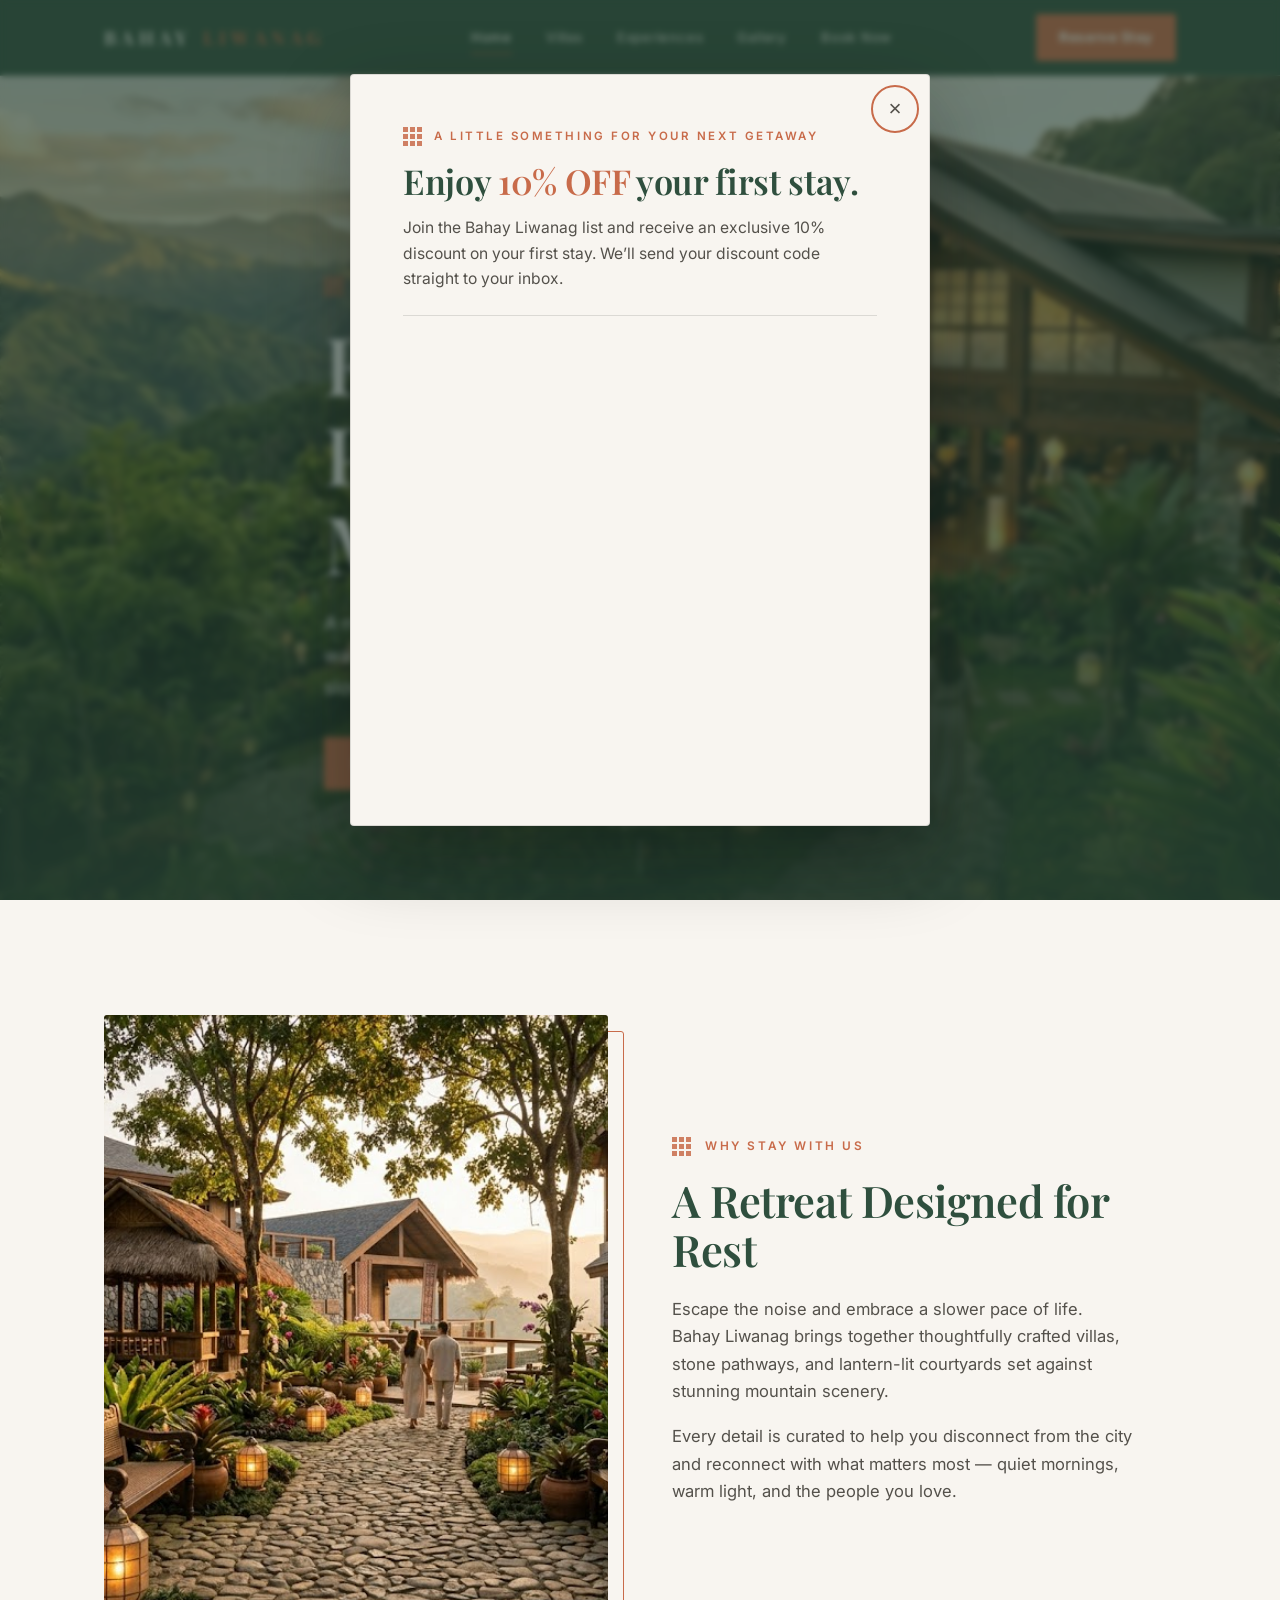
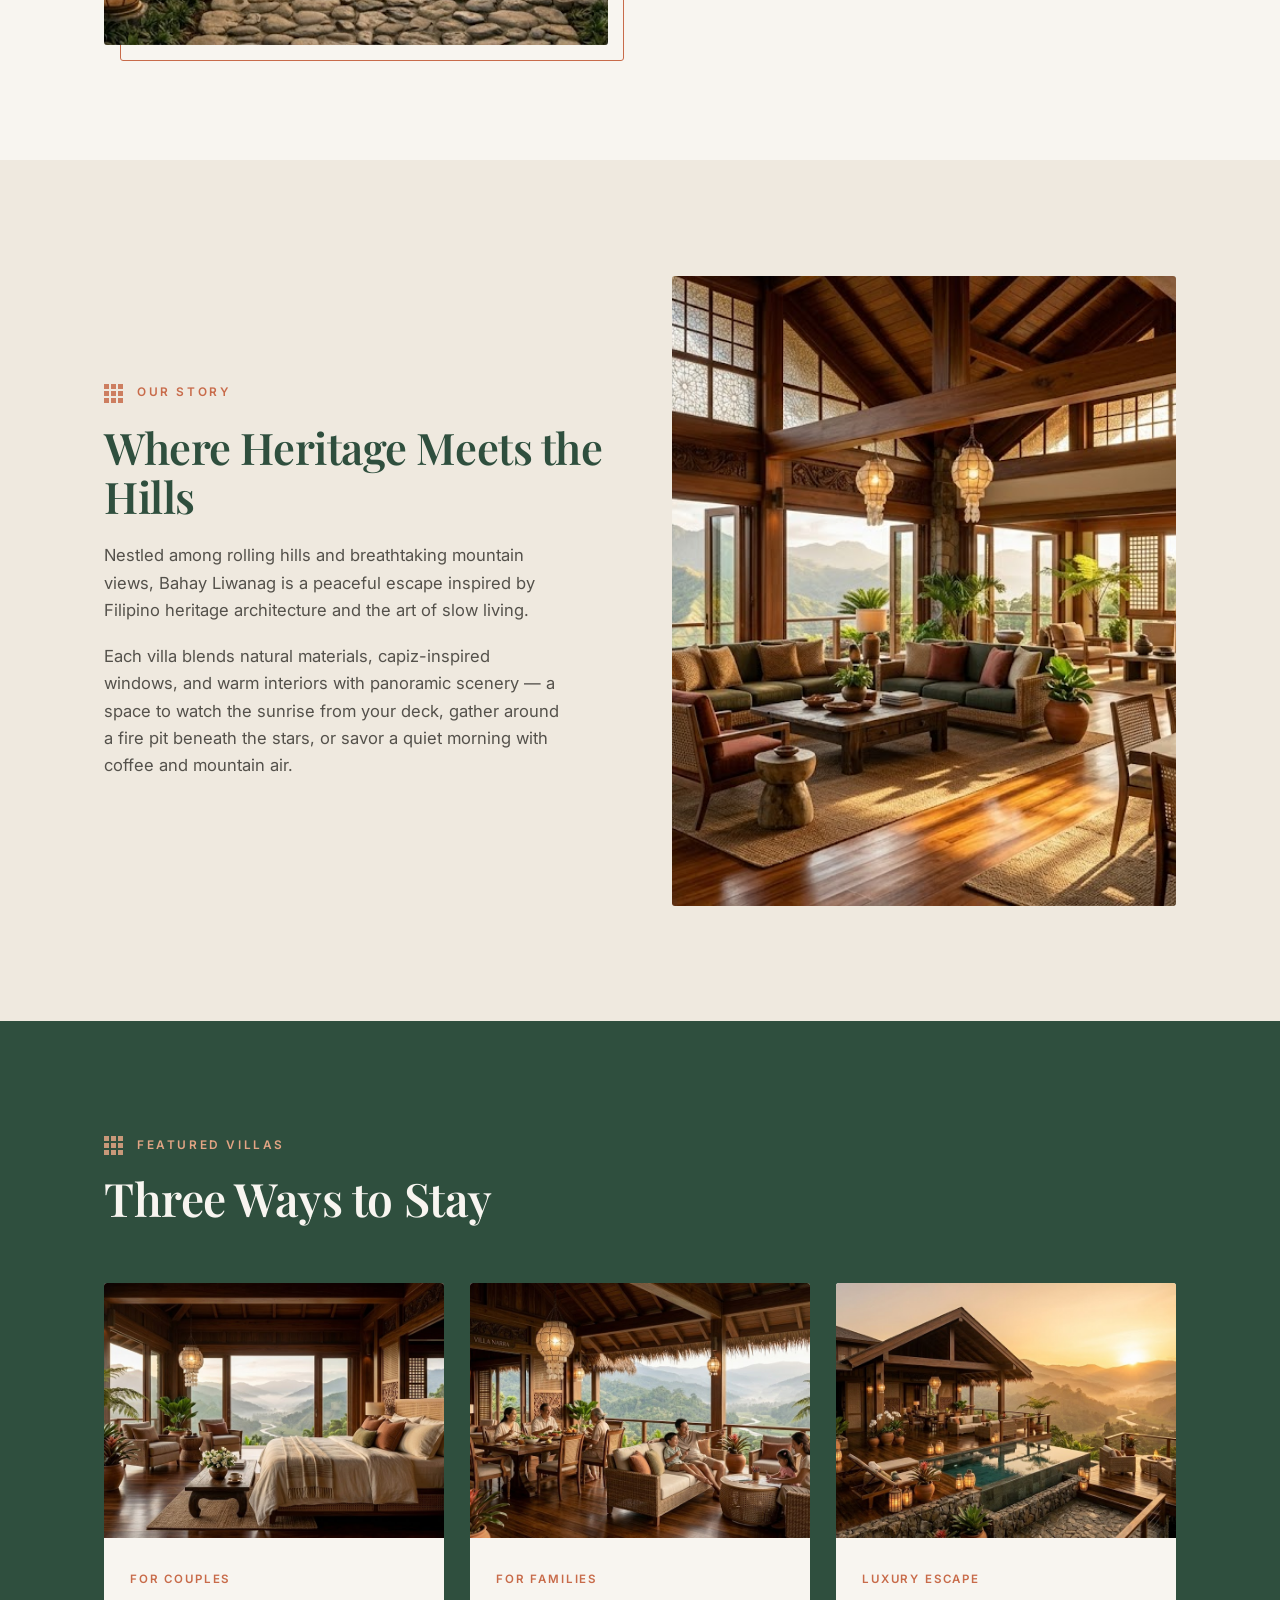
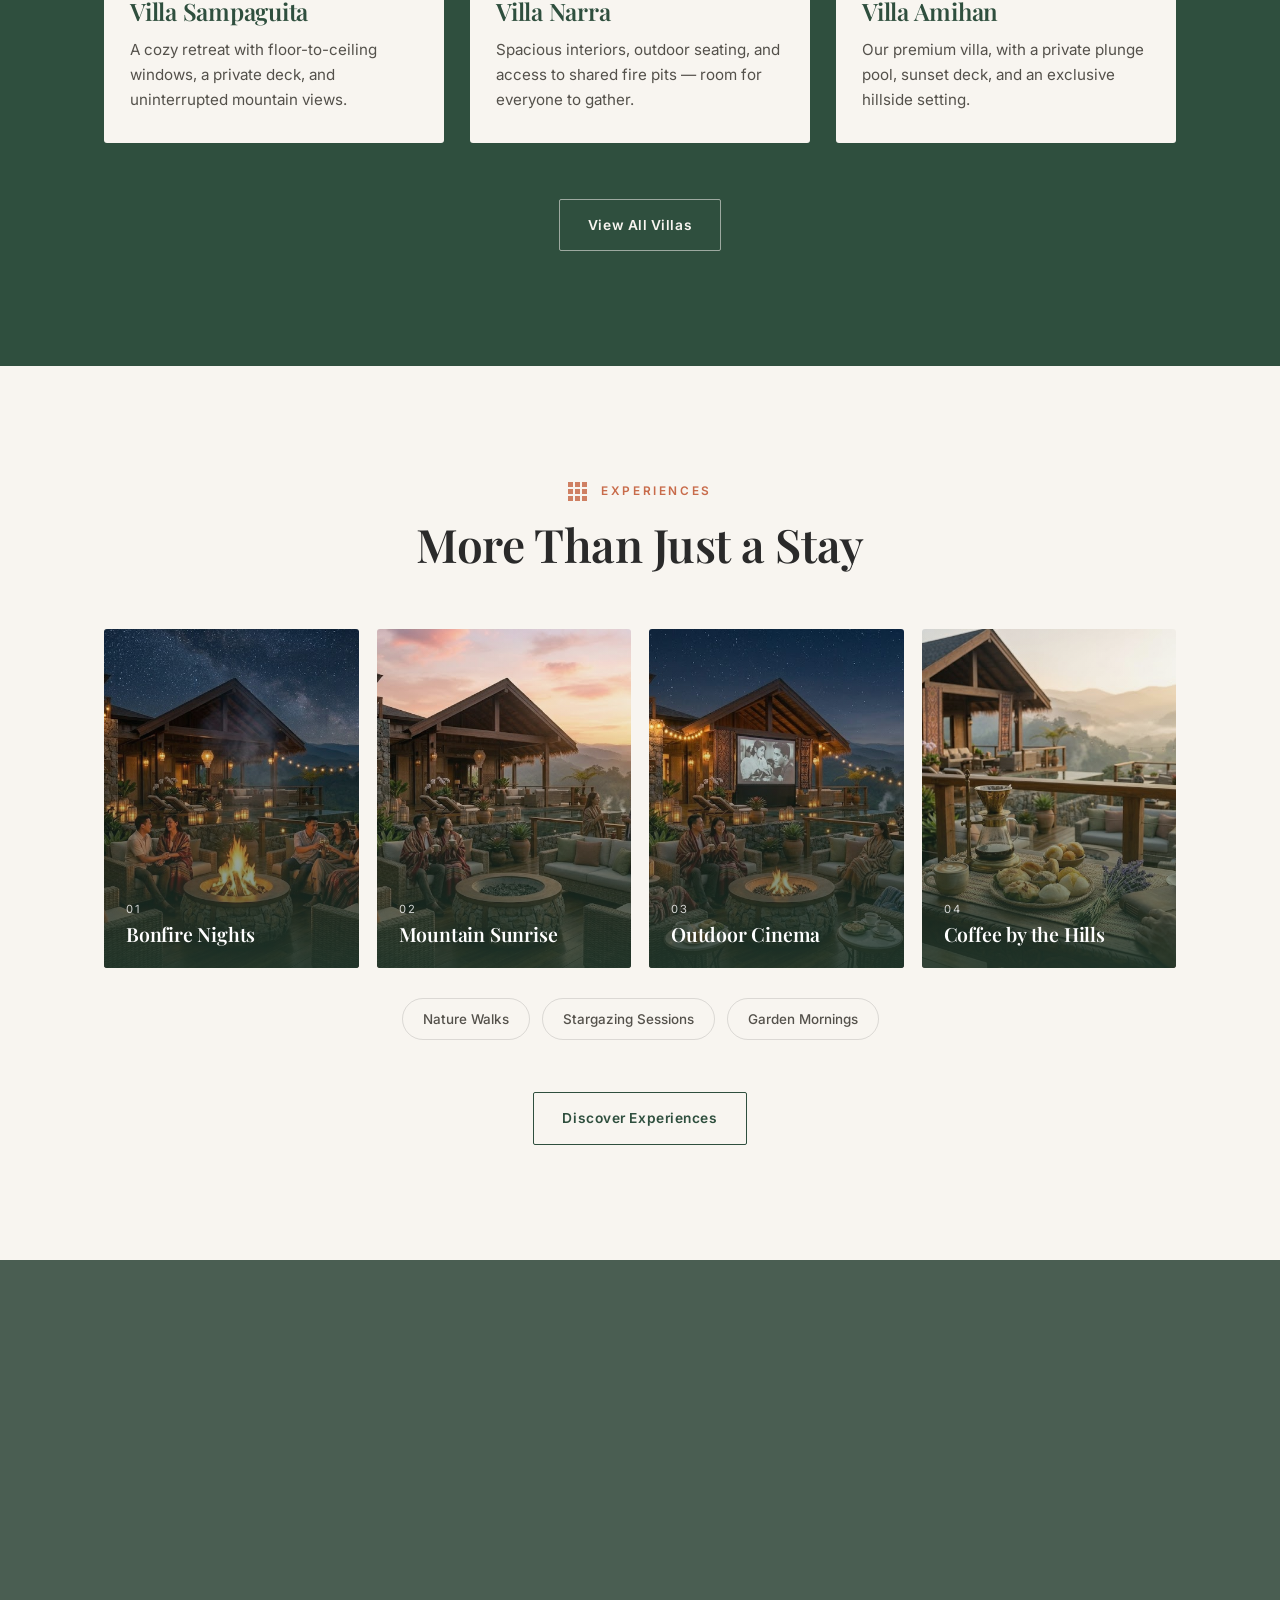
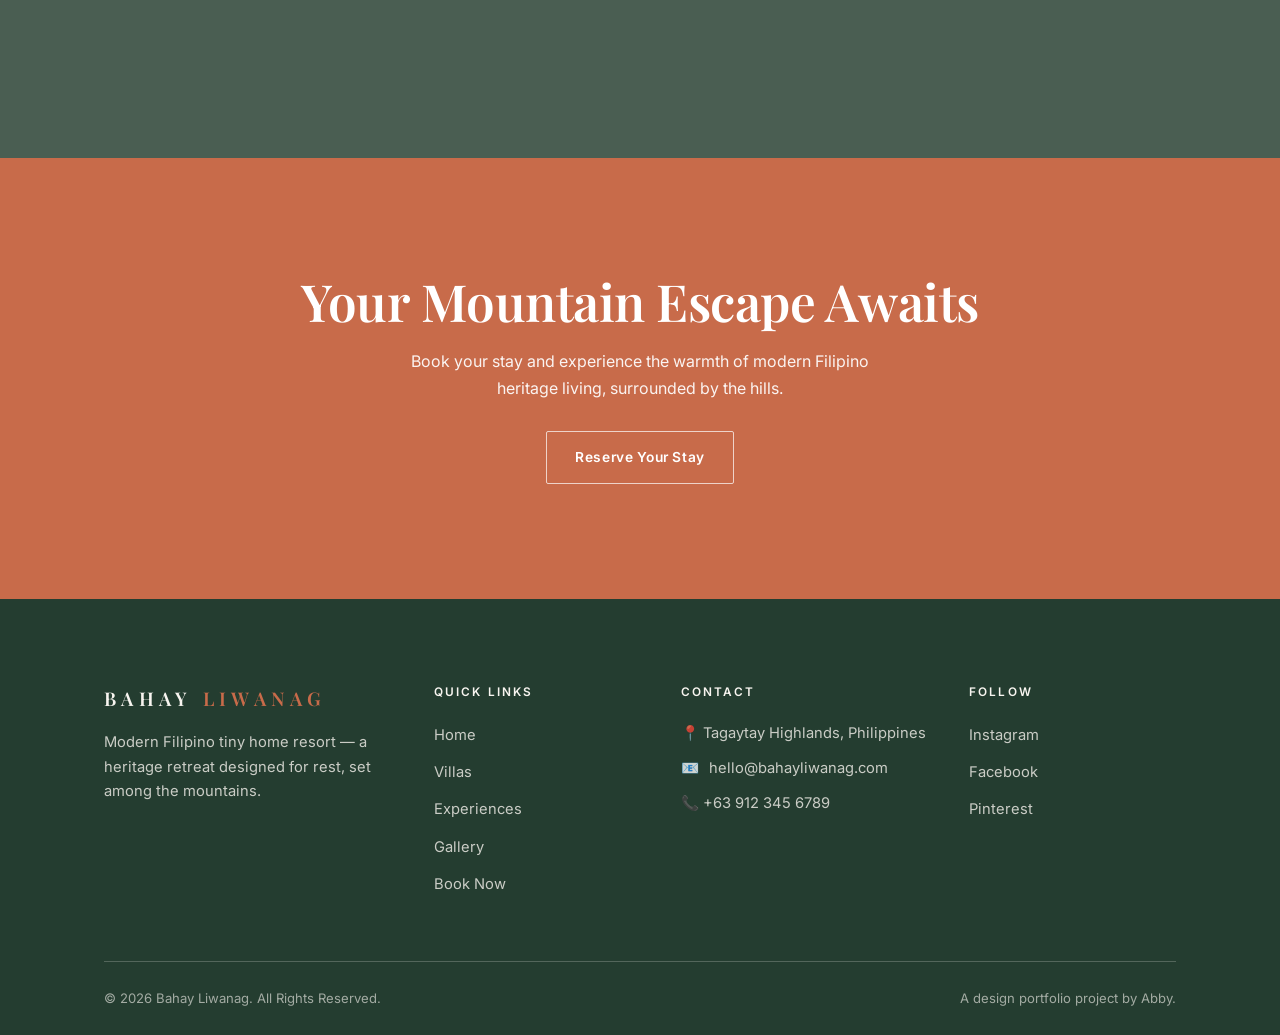
<file: index.html>
<!DOCTYPE html>
<html lang="en">
<head>
<meta charset="UTF-8">
<meta name="viewport" content="width=device-width, initial-scale=1.0">
<title>Bahay Liwanag — A Modern Filipino Heritage Retreat</title>
<meta name="description" content="Bahay Liwanag is a modern Filipino heritage retreat hidden in the mountains of Tagaytay Highlands — warm wood, capiz light, and panoramic views designed for rest.">

<!--
  ===========================================================================
  BAHAY LIWANAG — CANONICAL DESIGN SYSTEM  (source of truth for all pages)
  ---------------------------------------------------------------------------
  COLORS   Warm Ivory #F8F5F0 · Deep Forest #2F4F3E · Terracotta #C86B4A · Charcoal #2A2A2A
  TYPE     Playfair Display (headings) · Inter (body/UI)
  HEADER   .site-header  — reuse EXACTLY on every page
  FOOTER   .site-footer  — reuse EXACTLY on every page
  IMAGES   images/<file>.jpg
  ===========================================================================
-->

<link rel="preconnect" href="https://fonts.googleapis.com">
<link rel="preconnect" href="https://fonts.gstatic.com" crossorigin>
<link href="https://fonts.googleapis.com/css2?family=Playfair+Display:ital,wght@0,500;0,600;0,700;1,500&family=Inter:wght@400;500;600&display=swap" rel="stylesheet">

<style>
  /* ---------- TOKENS ---------- */
  :root{
    --ivory:#F8F5F0;
    --ivory-warm:#EFE9DF;
    --forest:#2F4F3E;
    --forest-deep:#243D30;
    --terracotta:#C86B4A;
    --terracotta-deep:#B15A3B;
    --charcoal:#2A2A2A;
    --charcoal-soft:#54514B;

    --line:rgba(42,42,42,.14);
    --line-light:rgba(248,245,240,.22);

    --serif:"Playfair Display",Georgia,serif;
    --sans:"Inter",-apple-system,BlinkMacSystemFont,"Segoe UI",sans-serif;

    --maxw:1200px;
    --gutter:clamp(20px,5vw,64px);
    --header-h:76px;

    --ease:cubic-bezier(.22,.61,.36,1);
  }

  /* ---------- RESET ---------- */
  *{box-sizing:border-box;margin:0;padding:0}
  html{scroll-behavior:smooth}
  body{
    font-family:var(--sans);
    color:var(--charcoal);
    background:var(--ivory);
    line-height:1.65;
    -webkit-font-smoothing:antialiased;
    overflow-x:hidden;
  }
  img{display:block;max-width:100%;height:auto}
  a{color:inherit;text-decoration:none}
  h1,h2,h3{font-family:var(--serif);font-weight:600;line-height:1.12;letter-spacing:-.01em}

  /* ---------- SHARED HELPERS ---------- */
  .wrap{max-width:var(--maxw);margin:0 auto;padding-inline:var(--gutter)}

  .eyebrow{
    display:flex;align-items:center;gap:14px;
    font-family:var(--sans);font-size:.74rem;font-weight:600;
    letter-spacing:.22em;text-transform:uppercase;
    color:var(--terracotta);
  }
  .eyebrow.on-dark{color:#E3A584}
  /* capiz-grid signature mark */
  .capiz{display:inline-grid;grid-template-columns:repeat(3,5px);grid-template-rows:repeat(3,5px);gap:2px;flex:none}
  .capiz i{background:var(--terracotta);opacity:.85;display:block}
  .capiz.on-dark i{background:#E3A584}

  .btn{
    display:inline-flex;align-items:center;justify-content:center;
    font-family:var(--sans);font-weight:600;font-size:.86rem;
    letter-spacing:.04em;
    padding:14px 28px;border-radius:2px;cursor:pointer;border:1.5px solid transparent;
    transition:background .35s var(--ease),color .35s var(--ease),border-color .35s var(--ease),transform .35s var(--ease);
  }
  .btn-primary{background:var(--terracotta);color:#fff}
  .btn-primary:hover{background:var(--terracotta-deep);transform:translateY(-2px)}
  .btn-ghost{background:transparent;color:#fff;border-color:rgba(255,255,255,.55)}
  .btn-ghost:hover{background:#fff;color:var(--forest);border-color:#fff}
  .btn-outline{background:transparent;color:var(--forest);border-color:var(--forest)}
  .btn-outline:hover{background:var(--forest);color:var(--ivory);transform:translateY(-2px)}

  .section{padding-block:clamp(64px,9vw,120px)}

  /* ===================================================================
     CANONICAL HEADER
     =================================================================== */
  .site-header{
    position:fixed;inset:0 0 auto 0;z-index:100;height:var(--header-h);
    display:flex;align-items:center;
    background:var(--forest);
    border-bottom:1px solid var(--line-light);
    transition:background .4s var(--ease),box-shadow .4s var(--ease);
  }
  .site-header.scrolled{background:var(--forest-deep);box-shadow:0 10px 30px rgba(0,0,0,.18)}
  .header-inner{width:100%;max-width:var(--maxw);margin:0 auto;padding-inline:var(--gutter);
    display:flex;align-items:center;justify-content:space-between;gap:24px}

  .logo{font-family:var(--serif);font-size:1.18rem;font-weight:600;color:var(--ivory);
    letter-spacing:.28em;text-transform:uppercase;white-space:nowrap}
  .logo span{color:var(--terracotta)}

  .nav{display:flex;align-items:center;gap:34px}
  .nav a{font-size:.82rem;font-weight:500;letter-spacing:.06em;color:rgba(248,245,240,.82);
    position:relative;padding:6px 0;transition:color .3s var(--ease)}
  .nav a::after{content:"";position:absolute;left:0;bottom:0;width:0;height:1.5px;
    background:var(--terracotta);transition:width .3s var(--ease)}
  .nav a:hover,.nav a[aria-current="page"]{color:var(--ivory)}
  .nav a:hover::after,.nav a[aria-current="page"]::after{width:100%}

  .header-cta{display:flex;align-items:center;gap:18px}
  .header-cta .btn{padding:11px 22px}

  .nav-toggle{display:none;background:none;border:0;cursor:pointer;width:30px;height:24px;position:relative}
  .nav-toggle span{position:absolute;left:0;height:2px;width:100%;background:var(--ivory);
    transition:transform .35s var(--ease),opacity .35s var(--ease)}
  .nav-toggle span:nth-child(1){top:2px}
  .nav-toggle span:nth-child(2){top:11px}
  .nav-toggle span:nth-child(3){top:20px}
  body.nav-open .nav-toggle span:nth-child(1){transform:translateY(9px) rotate(45deg)}
  body.nav-open .nav-toggle span:nth-child(2){opacity:0}
  body.nav-open .nav-toggle span:nth-child(3){transform:translateY(-9px) rotate(-45deg)}

  /* ===================================================================
     HERO
     =================================================================== */
  .hero{position:relative;min-height:100svh;display:flex;align-items:flex-end;
    color:#fff;padding-bottom:clamp(56px,9vw,110px);padding-top:var(--header-h)}
  .hero-bg{position:absolute;inset:0;z-index:-2;
    background:url("images/hero.jpg") center/cover no-repeat;
    transform:scale(1.06);animation:heroZoom 14s var(--ease) forwards}
  @keyframes heroZoom{to{transform:scale(1)}}
  .hero::after{content:"";position:absolute;inset:0;z-index:-1;
    background:linear-gradient(to top,rgba(36,61,48,.86) 0%,rgba(36,61,48,.34) 42%,rgba(36,61,48,.18) 100%)}
  .hero-content{max-width:760px}
  .hero h1{font-size:clamp(2.6rem,6.4vw,5rem);font-weight:600;margin:22px 0 20px;
    text-shadow:0 2px 30px rgba(0,0,0,.3)}
  .hero p{font-size:clamp(1.02rem,1.6vw,1.22rem);max-width:560px;color:rgba(255,255,255,.92);
    margin-bottom:34px}
  .hero-actions{display:flex;flex-wrap:wrap;gap:16px}
  .hero .eyebrow{color:#fff}

  .scroll-hint{position:absolute;left:50%;bottom:26px;transform:translateX(-50%);
    font-size:.66rem;letter-spacing:.3em;text-transform:uppercase;color:rgba(255,255,255,.7);
    display:flex;flex-direction:column;align-items:center;gap:9px}
  .scroll-hint::after{content:"";width:1px;height:34px;background:rgba(255,255,255,.5);animation:hintPulse 2s var(--ease) infinite}
  @keyframes hintPulse{0%,100%{opacity:.3;transform:scaleY(.6)}50%{opacity:1;transform:scaleY(1)}}

  /* ===================================================================
     SPLIT FEATURE (welcome / story)
     =================================================================== */
  .split{display:grid;grid-template-columns:1fr 1fr;gap:clamp(32px,5vw,72px);align-items:center}
  .split.reverse .split-media{order:2}
  .split-media{position:relative}
  .split-media img{width:100%;aspect-ratio:4/5;object-fit:cover;border-radius:3px}
  .split-media .frame{content:"";position:absolute;inset:16px -16px -16px 16px;
    border:1px solid var(--terracotta);border-radius:3px;z-index:-1}
  .split.reverse .split-media .frame{inset:16px 16px -16px -16px}
  .split-body h2{font-size:clamp(1.9rem,3.4vw,2.85rem);margin:20px 0 22px;color:var(--forest)}
  .split-body p{color:var(--charcoal-soft);font-size:1.04rem;margin-bottom:18px;max-width:46ch}

  /* ===================================================================
     VILLAS
     =================================================================== */
  .villas{background:var(--forest);color:var(--ivory)}
  .section-head{max-width:620px;margin-bottom:clamp(38px,5vw,58px)}
  .section-head h2{font-size:clamp(2rem,3.6vw,3rem);margin:18px 0 0}
  .section-head.center{margin-inline:auto;text-align:center}
  .section-head.center .eyebrow{justify-content:center}
  .villas .section-head h2{color:var(--ivory)}

  .villa-grid{display:grid;grid-template-columns:repeat(3,1fr);gap:26px}
  .villa-card{background:var(--ivory);color:var(--charcoal);border-radius:3px;overflow:hidden;
    display:flex;flex-direction:column;transition:transform .45s var(--ease),box-shadow .45s var(--ease)}
  .villa-card:hover{transform:translateY(-8px);box-shadow:0 26px 50px rgba(0,0,0,.28)}
  .villa-card .photo{aspect-ratio:4/3;overflow:hidden}
  .villa-card .photo img{width:100%;height:100%;object-fit:cover;transition:transform .7s var(--ease)}
  .villa-card:hover .photo img{transform:scale(1.07)}
  .villa-card .body{padding:26px 26px 30px}
  .villa-card .kicker{font-size:.72rem;font-weight:600;letter-spacing:.16em;text-transform:uppercase;color:var(--terracotta)}
  .villa-card h3{font-size:1.5rem;color:var(--forest);margin:8px 0 12px}
  .villa-card p{font-size:.95rem;color:var(--charcoal-soft)}
  .villas .center-btn{text-align:center;margin-top:clamp(40px,5vw,56px)}
  .villas .btn-outline{color:var(--ivory);border-color:rgba(248,245,240,.55)}
  .villas .btn-outline:hover{background:var(--ivory);color:var(--forest);border-color:var(--ivory)}

  /* ===================================================================
     EXPERIENCES
     =================================================================== */
  .exp-grid{display:grid;grid-template-columns:repeat(4,1fr);gap:18px}
  .exp-card{position:relative;aspect-ratio:3/4;border-radius:3px;overflow:hidden;color:#fff;
    display:flex;align-items:flex-end}
  .exp-card img{position:absolute;inset:0;width:100%;height:100%;object-fit:cover;z-index:-2;
    transition:transform .7s var(--ease)}
  .exp-card::after{content:"";position:absolute;inset:0;z-index:-1;
    background:linear-gradient(to top,rgba(36,61,48,.82),rgba(36,61,48,.05) 70%)}
  .exp-card:hover img{transform:scale(1.08)}
  .exp-card .label{padding:22px}
  .exp-card .label .num{font-size:.7rem;letter-spacing:.18em;opacity:.8}
  .exp-card .label h3{font-size:1.22rem;margin-top:6px}
  .exp-extra{display:flex;flex-wrap:wrap;gap:12px;justify-content:center;margin-top:30px}
  .chip{border:1px solid var(--line);border-radius:40px;padding:9px 20px;font-size:.84rem;
    font-weight:500;color:var(--charcoal-soft)}
  .exp-cta{text-align:center;margin-top:clamp(38px,5vw,52px)}

  /* ===================================================================
     TESTIMONIALS
     =================================================================== */
  .testimonials{position:relative;color:#fff}
  .testimonials .bg{position:absolute;inset:0;z-index:-2;
    background:url("images/testimonials.jpg") center/cover fixed no-repeat}
  .testimonials::after{content:"";position:absolute;inset:0;z-index:-1;background:rgba(36,61,48,.82)}
  .t-grid{display:grid;grid-template-columns:repeat(3,1fr);gap:30px;margin-top:clamp(36px,5vw,54px)}
  .t-card{border-top:1px solid rgba(255,255,255,.28);padding-top:24px}
  .t-card .quote{font-family:var(--serif);font-style:italic;font-size:1.18rem;line-height:1.5;color:#fff}
  .t-card .who{margin-top:18px;font-size:.78rem;letter-spacing:.14em;text-transform:uppercase;color:#E3A584}
  .testimonials .section-head h2{color:#fff}

  /* ===================================================================
     CTA BAND
     =================================================================== */
  .cta-band{background:var(--terracotta);color:#fff;text-align:center}
  .cta-band h2{font-size:clamp(2rem,4vw,3.2rem);margin-bottom:18px}
  .cta-band p{max-width:520px;margin:0 auto 30px;color:rgba(255,255,255,.92)}
  .cta-band .btn-ghost{border-color:rgba(255,255,255,.7)}
  .cta-band .btn-ghost:hover{background:#fff;color:var(--terracotta)}

  /* ===================================================================
     CANONICAL FOOTER
     =================================================================== */
  .site-footer{background:var(--forest-deep);color:rgba(248,245,240,.78);padding-top:clamp(56px,7vw,84px)}
  .footer-grid{display:grid;grid-template-columns:1.4fr 1fr 1.2fr 1fr;gap:40px;
    padding-bottom:clamp(44px,6vw,64px);border-bottom:1px solid var(--line-light)}
  .footer-brand .logo{display:inline-block;margin-bottom:16px}
  .footer-brand p{font-size:.92rem;max-width:30ch}
  .footer-col h4{font-family:var(--sans);font-size:.74rem;font-weight:600;letter-spacing:.18em;
    text-transform:uppercase;color:var(--ivory);margin-bottom:18px}
  .footer-col ul{list-style:none;display:flex;flex-direction:column;gap:11px}
  .footer-col a{font-size:.92rem;transition:color .3s var(--ease)}
  .footer-col a:hover{color:var(--terracotta)}
  .footer-col .contact-line{font-size:.92rem;margin-bottom:11px;display:flex;gap:10px}
  .footer-bottom{display:flex;justify-content:space-between;align-items:center;flex-wrap:wrap;gap:14px;
    padding-block:26px;font-size:.82rem;color:rgba(248,245,240,.6)}

  /* ---------- REVEAL ANIMATION ---------- */
  .reveal{opacity:0;transform:translateY(26px);transition:opacity .8s var(--ease),transform .8s var(--ease)}
  .reveal.in{opacity:1;transform:none}

  /* ===================================================================
     RESPONSIVE
     =================================================================== */
  @media (max-width:980px){
    .villa-grid{grid-template-columns:1fr 1fr}
    .exp-grid{grid-template-columns:1fr 1fr}
    .t-grid{grid-template-columns:1fr}
    .footer-grid{grid-template-columns:1fr 1fr;gap:34px}
  }
  @media (max-width:760px){
    .nav-toggle{display:block;z-index:120}
    .nav{position:fixed;inset:0;flex-direction:column;justify-content:center;gap:30px;
      background:var(--forest-deep);transform:translateX(100%);transition:transform .45s var(--ease)}
    body.nav-open .nav{transform:none}
    .nav a{font-size:1.2rem}
    .header-cta .btn{display:none}
    .split{grid-template-columns:1fr;gap:34px}
    .split.reverse .split-media{order:0}
    .split-media .frame,.split.reverse .split-media .frame{inset:10px -10px -10px 10px}
    .villa-grid{grid-template-columns:1fr}
    .exp-grid{grid-template-columns:1fr 1fr}
  }
  @media (max-width:430px){
    .exp-grid{grid-template-columns:1fr}
  }
  @media (prefers-reduced-motion:reduce){
    *{animation:none!important;scroll-behavior:auto!important}
    .reveal{opacity:1;transform:none;transition:none}
    .hero-bg{transform:none}
  }
</style>
<link rel="stylesheet" href="assets/lead-popup.css">
</head>
<body>

<!-- ============ CANONICAL HEADER ============ -->
<header class="site-header" id="siteHeader">
  <div class="header-inner">
    <a href="index.html" class="logo">Bahay <span>Liwanag</span></a>
    <nav class="nav" id="nav">
      <a href="index.html" aria-current="page">Home</a>
      <a href="villas.html">Villas</a>
      <a href="experiences.html">Experiences</a>
      <a href="gallery.html">Gallery</a>
      <a href="book-now.html">Book Now</a>
    </nav>
    <div class="header-cta">
      <a href="book-now.html" class="btn btn-primary">Reserve Stay</a>
      <button class="nav-toggle" id="navToggle" aria-label="Toggle navigation" aria-expanded="false">
        <span></span><span></span><span></span>
      </button>
    </div>
  </div>
</header>

<!-- ============ HERO ============ -->
<section class="hero">
  <div class="hero-bg"></div>
  <div class="wrap hero-content">
    <span class="eyebrow"><span class="capiz"><i></i><i></i><i></i><i></i><i></i><i></i><i></i><i></i><i></i></span>Tagaytay Highlands · Philippines</span>
    <h1>Find Your Quiet Place in the Mountains</h1>
    <p>A modern Filipino heritage retreat hidden in the hills — where warm wood, capiz light, and panoramic views invite you to slow down and stay a while.</p>
    <div class="hero-actions">
      <a href="villas.html" class="btn btn-primary">Explore Villas</a>
      <a href="book-now.html" class="btn btn-ghost">Book Your Stay</a>
    </div>
  </div>
  <div class="scroll-hint">Scroll</div>
</section>

<!-- ============ WELCOME / WHY STAY ============ -->
<section class="section">
  <div class="wrap split reveal">
    <div class="split-media">
      <img src="images/why-stay-with-us.jpg" alt="Lantern-lit interior of a Bahay Liwanag villa">
      <span class="frame"></span>
    </div>
    <div class="split-body">
      <span class="eyebrow"><span class="capiz"><i></i><i></i><i></i><i></i><i></i><i></i><i></i><i></i><i></i></span>Why stay with us</span>
      <h2>A Retreat Designed for Rest</h2>
      <p>Escape the noise and embrace a slower pace of life. Bahay Liwanag brings together thoughtfully crafted villas, stone pathways, and lantern-lit courtyards set against stunning mountain scenery.</p>
      <p>Every detail is curated to help you disconnect from the city and reconnect with what matters most — quiet mornings, warm light, and the people you love.</p>
    </div>
  </div>
</section>

<!-- ============ STORY / ABOUT ============ -->
<section class="section" style="background:var(--ivory-warm)">
  <div class="wrap split reverse reveal">
    <div class="split-media">
      <img src="images/about.jpg" alt="Warm wood interior with capiz-inspired windows">
      <span class="frame"></span>
    </div>
    <div class="split-body">
      <span class="eyebrow"><span class="capiz"><i></i><i></i><i></i><i></i><i></i><i></i><i></i><i></i><i></i></span>Our story</span>
      <h2>Where Heritage Meets the Hills</h2>
      <p>Nestled among rolling hills and breathtaking mountain views, Bahay Liwanag is a peaceful escape inspired by Filipino heritage architecture and the art of slow living.</p>
      <p>Each villa blends natural materials, capiz-inspired windows, and warm interiors with panoramic scenery — a space to watch the sunrise from your deck, gather around a fire pit beneath the stars, or savor a quiet morning with coffee and mountain air.</p>
    </div>
  </div>
</section>

<!-- ============ FEATURED VILLAS ============ -->
<section class="section villas">
  <div class="wrap">
    <div class="section-head reveal">
      <span class="eyebrow on-dark"><span class="capiz on-dark"><i></i><i></i><i></i><i></i><i></i><i></i><i></i><i></i><i></i></span>Featured villas</span>
      <h2>Three Ways to Stay</h2>
    </div>
    <div class="villa-grid">
      <article class="villa-card reveal">
        <div class="photo"><img src="images/sampaguita.jpg" alt="Villa Sampaguita bedroom"></div>
        <div class="body">
          <span class="kicker">For Couples</span>
          <h3>Villa Sampaguita</h3>
          <p>A cozy retreat with floor-to-ceiling windows, a private deck, and uninterrupted mountain views.</p>
        </div>
      </article>
      <article class="villa-card reveal">
        <div class="photo"><img src="images/narra.jpg" alt="Villa Narra family space"></div>
        <div class="body">
          <span class="kicker">For Families</span>
          <h3>Villa Narra</h3>
          <p>Spacious interiors, outdoor seating, and access to shared fire pits — room for everyone to gather.</p>
        </div>
      </article>
      <article class="villa-card reveal">
        <div class="photo"><img src="images/amihan.jpg" alt="Villa Amihan premium villa"></div>
        <div class="body">
          <span class="kicker">Luxury Escape</span>
          <h3>Villa Amihan</h3>
          <p>Our premium villa, with a private plunge pool, sunset deck, and an exclusive hillside setting.</p>
        </div>
      </article>
    </div>
    <div class="center-btn"><a href="villas.html" class="btn btn-outline">View All Villas</a></div>
  </div>
</section>

<!-- ============ EXPERIENCES ============ -->
<section class="section">
  <div class="wrap">
    <div class="section-head center reveal">
      <span class="eyebrow"><span class="capiz"><i></i><i></i><i></i><i></i><i></i><i></i><i></i><i></i><i></i></span>Experiences</span>
      <h2>More Than Just a Stay</h2>
    </div>
    <div class="exp-grid">
      <article class="exp-card reveal">
        <img src="images/bonfire.jpg" alt="Bonfire evening">
        <div class="label"><div class="num">01</div><h3>Bonfire Nights</h3></div>
      </article>
      <article class="exp-card reveal">
        <img src="images/sunrise.jpg" alt="Mountain sunrise viewing">
        <div class="label"><div class="num">02</div><h3>Mountain Sunrise</h3></div>
      </article>
      <article class="exp-card reveal">
        <img src="images/cinema.jpg" alt="Outdoor cinema under the stars">
        <div class="label"><div class="num">03</div><h3>Outdoor Cinema</h3></div>
      </article>
      <article class="exp-card reveal">
        <img src="images/coffee-by-hills.jpg" alt="Coffee overlooking the hills">
        <div class="label"><div class="num">04</div><h3>Coffee by the Hills</h3></div>
      </article>
    </div>
    <div class="exp-extra reveal">
      <span class="chip">Nature Walks</span>
      <span class="chip">Stargazing Sessions</span>
      <span class="chip">Garden Mornings</span>
    </div>
    <div class="exp-cta reveal"><a href="experiences.html" class="btn btn-outline">Discover Experiences</a></div>
  </div>
</section>

<!-- ============ TESTIMONIALS ============ -->
<section class="section testimonials">
  <div class="bg"></div>
  <div class="wrap">
    <div class="section-head center reveal">
      <span class="eyebrow on-dark"><span class="capiz on-dark"><i></i><i></i><i></i><i></i><i></i><i></i><i></i><i></i><i></i></span>Guest stories</span>
      <h2>Loved by Those Who Stay</h2>
    </div>
    <div class="t-grid">
      <blockquote class="t-card reveal">
        <p class="quote">“The perfect weekend escape. Peaceful, beautiful, and incredibly relaxing.”</p>
        <div class="who">Sarah &amp; Miguel</div>
      </blockquote>
      <blockquote class="t-card reveal">
        <p class="quote">“The views were breathtaking and the villa felt like home.”</p>
        <div class="who">Anna R.</div>
      </blockquote>
      <blockquote class="t-card reveal">
        <p class="quote">“One of the most memorable staycations we've ever had.”</p>
        <div class="who">Jason &amp; Claire</div>
      </blockquote>
    </div>
  </div>
</section>

<!-- ============ CTA BAND ============ -->
<section class="section cta-band">
  <div class="wrap reveal">
    <h2>Your Mountain Escape Awaits</h2>
    <p>Book your stay and experience the warmth of modern Filipino heritage living, surrounded by the hills.</p>
    <a href="book-now.html" class="btn btn-ghost">Reserve Your Stay</a>
  </div>
</section>

<!-- ============ CANONICAL FOOTER ============ -->
<footer class="site-footer">
  <div class="wrap">
    <div class="footer-grid">
      <div class="footer-brand">
        <a href="index.html" class="logo">Bahay <span>Liwanag</span></a>
        <p>Modern Filipino tiny home resort — a heritage retreat designed for rest, set among the mountains.</p>
      </div>
      <div class="footer-col">
        <h4>Quick Links</h4>
        <ul>
          <li><a href="index.html">Home</a></li>
          <li><a href="villas.html">Villas</a></li>
          <li><a href="experiences.html">Experiences</a></li>
          <li><a href="gallery.html">Gallery</a></li>
          <li><a href="book-now.html">Book Now</a></li>
        </ul>
      </div>
      <div class="footer-col">
        <h4>Contact</h4>
        <div class="contact-line">📍 Tagaytay Highlands, Philippines</div>
        <div class="contact-line">📧 <a href="mailto:hello@bahayliwanag.com">hello@bahayliwanag.com</a></div>
        <div class="contact-line">📞 +63 912 345 6789</div>
      </div>
      <div class="footer-col">
        <h4>Follow</h4>
        <ul>
          <li><a href="#">Instagram</a></li>
          <li><a href="#">Facebook</a></li>
          <li><a href="#">Pinterest</a></li>
        </ul>
      </div>
    </div>
    <div class="footer-bottom">
      <span>© 2026 Bahay Liwanag. All Rights Reserved.</span>
      <span>A design portfolio project by Abby.</span>
    </div>
  </div>
</footer>

<script>
  // Header background on scroll
  const header = document.getElementById('siteHeader');
  const onScroll = () => header.classList.toggle('scrolled', window.scrollY > 40);
  onScroll(); window.addEventListener('scroll', onScroll, {passive:true});

  // Mobile nav toggle
  const toggle = document.getElementById('navToggle');
  const nav = document.getElementById('nav');
  toggle.addEventListener('click', () => {
    const open = document.body.classList.toggle('nav-open');
    toggle.setAttribute('aria-expanded', open);
  });
  nav.querySelectorAll('a').forEach(a => a.addEventListener('click', () => {
    document.body.classList.remove('nav-open');
    toggle.setAttribute('aria-expanded', false);
  }));

  // Scroll reveal
  const io = new IntersectionObserver((entries) => {
    entries.forEach(e => { if (e.isIntersecting){ e.target.classList.add('in'); io.unobserve(e.target);} });
  }, {threshold:.15, rootMargin:'0px 0px -8% 0px'});
  document.querySelectorAll('.reveal').forEach(el => io.observe(el));
</script>
<script src="assets/lead-popup.js"></script>
</body>
</html>
</file>
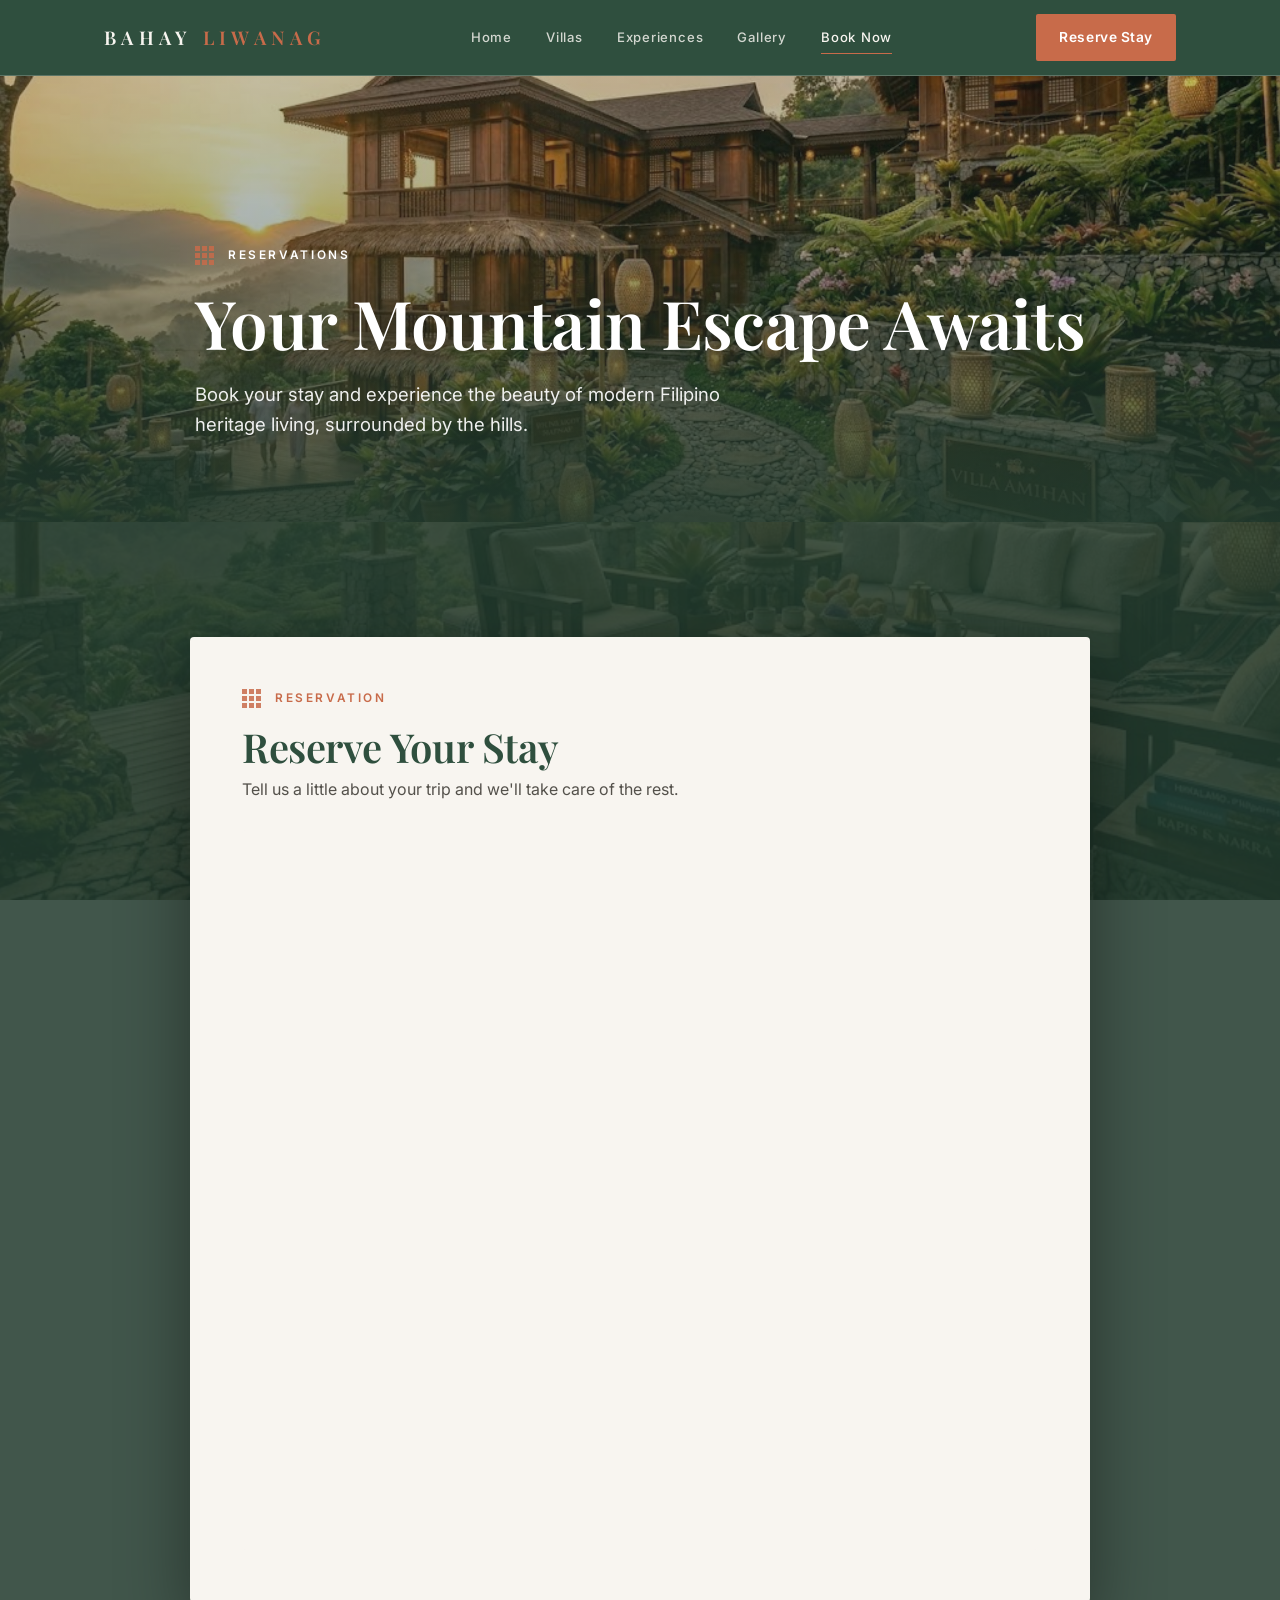
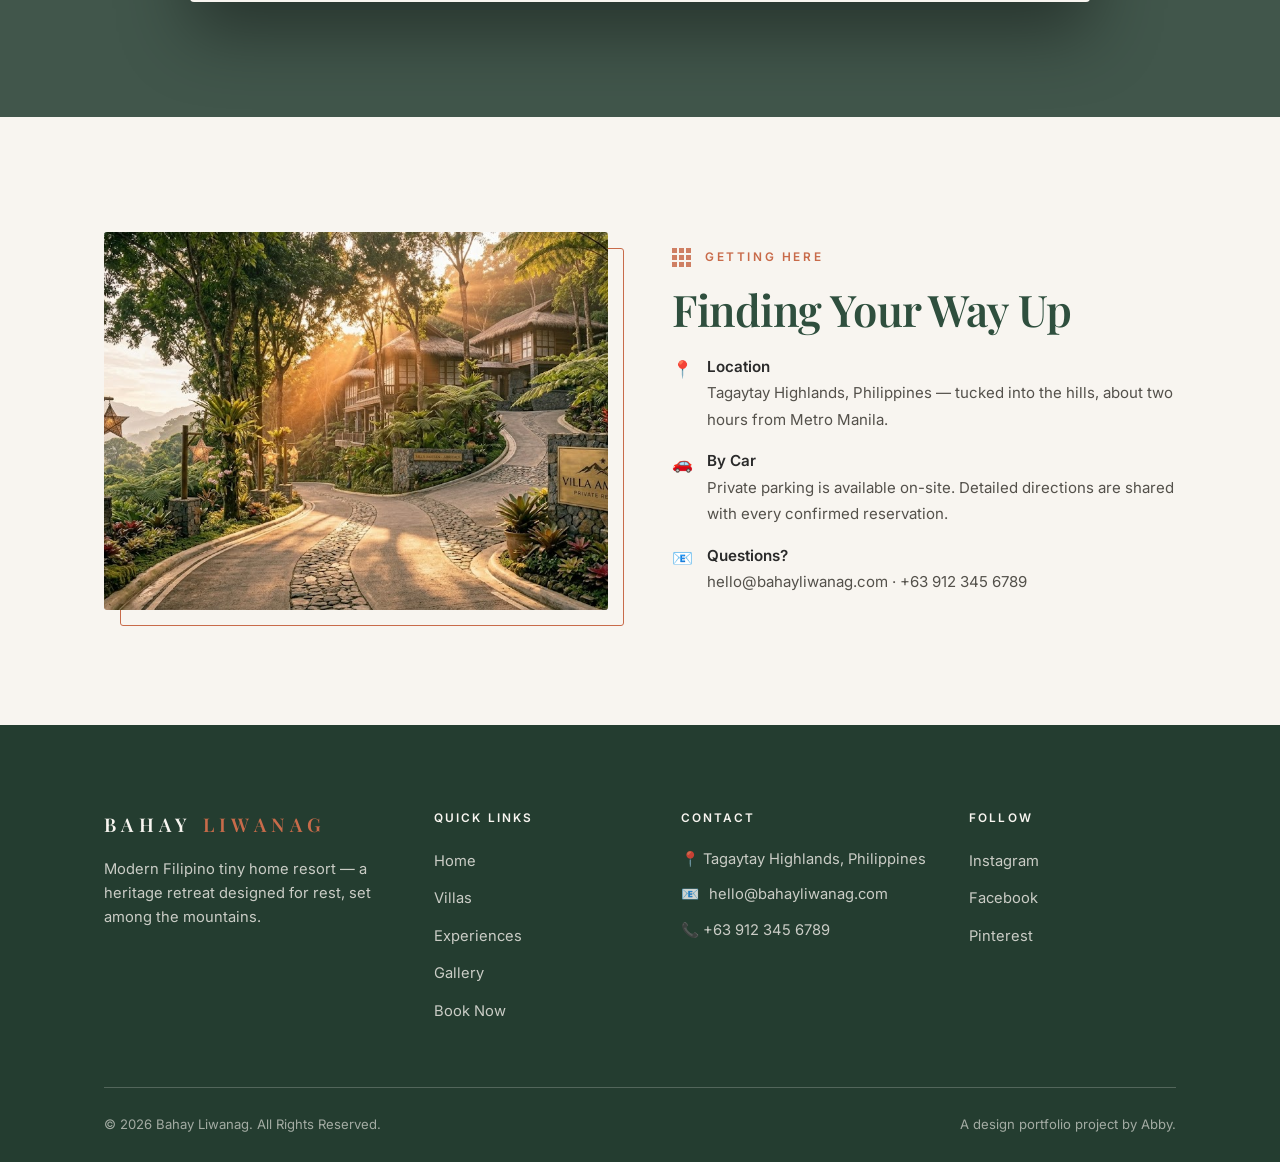
<file: book-now.html>
<!DOCTYPE html>
<html lang="en">
<head>
<meta charset="UTF-8">
<meta name="viewport" content="width=device-width, initial-scale=1.0">

<title>Book Now — Bahay Liwanag</title>

<meta
  name="description"
  content="Reserve your stay at Bahay Liwanag — a modern Filipino heritage retreat in the Tagaytay Highlands."
>

<!--
============================================================================
BAHAY LIWANAG — BOOK NOW
Canonical Bahay Liwanag design system
GHL-powered reservation form
============================================================================
-->

<link rel="preconnect" href="https://fonts.googleapis.com">
<link rel="preconnect" href="https://fonts.gstatic.com" crossorigin>

<link
  href="https://fonts.googleapis.com/css2?family=Playfair+Display:ital,wght@0,500;0,600;0,700;1,500&family=Inter:wght@400;500;600&display=swap"
  rel="stylesheet"
>

<style>

  /* =========================================================
     TOKENS
  ========================================================= */

  :root {
    --ivory: #F8F5F0;
    --ivory-warm: #EFE9DF;

    --forest: #2F4F3E;
    --forest-deep: #243D30;

    --terracotta: #C86B4A;
    --terracotta-deep: #B15A3B;

    --charcoal: #2A2A2A;
    --charcoal-soft: #54514B;

    --line: rgba(42,42,42,.14);
    --line-light: rgba(248,245,240,.22);

    --serif: "Playfair Display", Georgia, serif;
    --sans: "Inter", -apple-system, BlinkMacSystemFont, "Segoe UI", sans-serif;

    --maxw: 1200px;
    --gutter: clamp(20px, 5vw, 64px);

    --header-h: 76px;

    --ease: cubic-bezier(.22,.61,.36,1);
  }


  /* =========================================================
     RESET
  ========================================================= */

  * {
    box-sizing: border-box;
    margin: 0;
    padding: 0;
  }

  html {
    scroll-behavior: smooth;
  }

  body {
    font-family: var(--sans);
    color: var(--charcoal);
    background: var(--ivory);
    line-height: 1.65;
    -webkit-font-smoothing: antialiased;
    overflow-x: hidden;
  }

  img {
    display: block;
    max-width: 100%;
    height: auto;
  }

  a {
    color: inherit;
    text-decoration: none;
  }

  h1,
  h2,
  h3 {
    font-family: var(--serif);
    font-weight: 600;
    line-height: 1.12;
    letter-spacing: -.01em;
  }


  /* =========================================================
     SHARED HELPERS
  ========================================================= */

  .wrap {
    max-width: var(--maxw);
    margin: 0 auto;
    padding-inline: var(--gutter);
  }

  .eyebrow {
    display: flex;
    align-items: center;
    gap: 14px;

    font-family: var(--sans);
    font-size: .74rem;
    font-weight: 600;
    letter-spacing: .22em;
    text-transform: uppercase;

    color: var(--terracotta);
  }

  .eyebrow.on-dark {
    color: #E3A584;
  }

  .capiz {
    display: inline-grid;

    grid-template-columns: repeat(3, 5px);
    grid-template-rows: repeat(3, 5px);

    gap: 2px;
    flex: none;
  }

  .capiz i {
    background: var(--terracotta);
    opacity: .85;
    display: block;
  }

  .capiz.on-dark i {
    background: #E3A584;
  }

  .btn {
    display: inline-flex;
    align-items: center;
    justify-content: center;

    font-family: var(--sans);
    font-weight: 600;
    font-size: .86rem;
    letter-spacing: .04em;

    padding: 14px 28px;

    border-radius: 2px;
    cursor: pointer;

    border: 1.5px solid transparent;

    transition:
      background .35s var(--ease),
      color .35s var(--ease),
      border-color .35s var(--ease),
      transform .35s var(--ease);
  }

  .btn-primary {
    background: var(--terracotta);
    color: #fff;
  }

  .btn-primary:hover {
    background: var(--terracotta-deep);
    transform: translateY(-2px);
  }

  .btn-ghost {
    background: transparent;
    color: #fff;
    border-color: rgba(255,255,255,.55);
  }

  .btn-ghost:hover {
    background: #fff;
    color: var(--forest);
    border-color: #fff;
  }

  .btn-outline {
    background: transparent;
    color: var(--forest);
    border-color: var(--forest);
  }

  .btn-outline:hover {
    background: var(--forest);
    color: var(--ivory);
    transform: translateY(-2px);
  }

  .section {
    padding-block: clamp(64px, 9vw, 120px);
  }


  /* =========================================================
     HEADER
  ========================================================= */

  .site-header {
    position: fixed;
    inset: 0 0 auto 0;

    z-index: 100;

    height: var(--header-h);

    display: flex;
    align-items: center;

    background: var(--forest);

    border-bottom: 1px solid var(--line-light);

    transition:
      background .4s var(--ease),
      box-shadow .4s var(--ease);
  }

  .site-header.scrolled {
    background: var(--forest-deep);
    box-shadow: 0 10px 30px rgba(0,0,0,.18);
  }

  .header-inner {
    width: 100%;
    max-width: var(--maxw);

    margin: 0 auto;
    padding-inline: var(--gutter);

    display: flex;
    align-items: center;
    justify-content: space-between;

    gap: 24px;
  }

  .logo {
    font-family: var(--serif);
    font-size: 1.18rem;
    font-weight: 600;

    color: var(--ivory);

    letter-spacing: .28em;
    text-transform: uppercase;

    white-space: nowrap;
  }

  .logo span {
    color: var(--terracotta);
  }

  .nav {
    display: flex;
    align-items: center;
    gap: 34px;
  }

  .nav a {
    font-size: .82rem;
    font-weight: 500;
    letter-spacing: .06em;

    color: rgba(248,245,240,.82);

    position: relative;

    padding: 6px 0;

    transition: color .3s var(--ease);
  }

  .nav a::after {
    content: "";

    position: absolute;
    left: 0;
    bottom: 0;

    width: 0;
    height: 1.5px;

    background: var(--terracotta);

    transition: width .3s var(--ease);
  }

  .nav a:hover,
  .nav a[aria-current="page"] {
    color: var(--ivory);
  }

  .nav a:hover::after,
  .nav a[aria-current="page"]::after {
    width: 100%;
  }

  .header-cta {
    display: flex;
    align-items: center;
    gap: 18px;
  }

  .header-cta .btn {
    padding: 11px 22px;
  }

  .nav-toggle {
    display: none;

    background: none;
    border: 0;

    cursor: pointer;

    width: 30px;
    height: 24px;

    position: relative;
  }

  .nav-toggle span {
    position: absolute;
    left: 0;

    height: 2px;
    width: 100%;

    background: var(--ivory);

    transition:
      transform .35s var(--ease),
      opacity .35s var(--ease);
  }

  .nav-toggle span:nth-child(1) {
    top: 2px;
  }

  .nav-toggle span:nth-child(2) {
    top: 11px;
  }

  .nav-toggle span:nth-child(3) {
    top: 20px;
  }

  body.nav-open .nav-toggle span:nth-child(1) {
    transform: translateY(9px) rotate(45deg);
  }

  body.nav-open .nav-toggle span:nth-child(2) {
    opacity: 0;
  }

  body.nav-open .nav-toggle span:nth-child(3) {
    transform: translateY(-9px) rotate(-45deg);
  }


  /* =========================================================
     PAGE HERO
  ========================================================= */

  .page-hero {
    position: relative;

    min-height: 58vh;

    display: flex;
    align-items: flex-end;

    color: #fff;

    padding-bottom: clamp(46px, 7vw, 82px);
    padding-top: var(--header-h);
  }

  .page-hero .bg {
    position: absolute;
    inset: 0;

    z-index: -2;

    background:
      url("images/book-now-hero.jpg")
      center / cover
      no-repeat;
  }

  .page-hero::after {
    content: "";

    position: absolute;
    inset: 0;

    z-index: -1;

    background:
      linear-gradient(
        to top,
        rgba(36,61,48,.88) 0%,
        rgba(36,61,48,.38) 55%,
        rgba(36,61,48,.22) 100%
      );
  }

  .page-hero h1 {
    font-size: clamp(2.4rem, 5.6vw, 4.2rem);

    margin: 20px 0 18px;

    text-shadow: 0 2px 30px rgba(0,0,0,.3);
  }

  .page-hero p {
    max-width: 540px;

    font-size: clamp(1rem, 1.5vw, 1.16rem);

    color: rgba(255,255,255,.92);
  }

  .page-hero .eyebrow {
    color: #fff;
  }


  /* =========================================================
     BOOKING SECTION
  ========================================================= */

  .booking {
    position: relative;
  }

  .booking .bg {
    position: absolute;
    inset: 0;

    z-index: -2;

    background:
      url("images/reservation-section-background.jpg")
      center / cover fixed
      no-repeat;
  }

  .booking::after {
    content: "";

    position: absolute;
    inset: 0;

    z-index: -1;

    background: rgba(36,61,48,.86);
  }

  .booking-card {
    background: var(--ivory);

    max-width: 900px;

    margin: 0 auto;

    border-radius: 4px;

    padding: clamp(28px, 5vw, 52px);

    box-shadow: 0 30px 70px rgba(0,0,0,.4);
  }

  .booking-card h2 {
    font-size: clamp(1.8rem, 3.2vw, 2.5rem);

    color: var(--forest);

    margin: 16px 0 6px;
  }

  .booking-card .lede {
    color: var(--charcoal-soft);
    font-size: 1rem;
  }


  /* =========================================================
     GHL EMBED
  ========================================================= */

  .ghl-form-wrap {
    width: 100%;

    margin-top: 28px;

    overflow: hidden;

    border-radius: 4px;

    background: var(--ivory);
  }

  .ghl-form-wrap iframe {
    display: block;

    width: 100%;

    min-height: 720px;

    height: 720px;

    border: 0;

    border-radius: 4px;

    background: transparent;
  }


  /* =========================================================
     LOCATION
  ========================================================= */

  .split {
    display: grid;

    grid-template-columns: 1fr 1fr;

    gap: clamp(32px, 5vw, 72px);

    align-items: center;
  }

  .split-media {
    position: relative;
  }

  .split-media img {
    width: 100%;

    aspect-ratio: 4 / 3;

    object-fit: cover;

    border-radius: 3px;
  }

  .split-media .frame {
    position: absolute;

    inset: 16px -16px -16px 16px;

    border: 1px solid var(--terracotta);

    border-radius: 3px;

    z-index: -1;
  }

  .split-body h2 {
    font-size: clamp(1.9rem, 3.4vw, 2.85rem);

    margin: 18px 0 20px;

    color: var(--forest);
  }

  .loc-list {
    list-style: none;

    display: flex;
    flex-direction: column;

    gap: 16px;

    margin-top: 6px;
  }

  .loc-list li {
    display: flex;

    gap: 14px;

    align-items: flex-start;
  }

  .loc-list .ic {
    flex: none;

    font-size: 1.05rem;

    margin-top: 2px;
  }

  .loc-list strong {
    display: block;

    color: var(--charcoal);

    font-weight: 600;

    font-size: .95rem;
  }

  .loc-list span {
    color: var(--charcoal-soft);

    font-size: .94rem;
  }


  /* =========================================================
     FOOTER
  ========================================================= */

  .site-footer {
    background: var(--forest-deep);

    color: rgba(248,245,240,.78);

    padding-top: clamp(56px, 7vw, 84px);
  }

  .footer-grid {
    display: grid;

    grid-template-columns:
      1.4fr
      1fr
      1.2fr
      1fr;

    gap: 40px;

    padding-bottom: clamp(44px, 6vw, 64px);

    border-bottom: 1px solid var(--line-light);
  }

  .footer-brand .logo {
    display: inline-block;

    margin-bottom: 16px;
  }

  .footer-brand p {
    font-size: .92rem;

    max-width: 30ch;
  }

  .footer-col h4 {
    font-family: var(--sans);

    font-size: .74rem;

    font-weight: 600;

    letter-spacing: .18em;

    text-transform: uppercase;

    color: var(--ivory);

    margin-bottom: 18px;
  }

  .footer-col ul {
    list-style: none;

    display: flex;

    flex-direction: column;

    gap: 11px;
  }

  .footer-col a {
    font-size: .92rem;

    transition: color .3s var(--ease);
  }

  .footer-col a:hover {
    color: var(--terracotta);
  }

  .footer-col .contact-line {
    font-size: .92rem;

    margin-bottom: 11px;

    display: flex;

    gap: 10px;
  }

  .footer-bottom {
    display: flex;

    justify-content: space-between;

    align-items: center;

    flex-wrap: wrap;

    gap: 14px;

    padding-block: 26px;

    font-size: .82rem;

    color: rgba(248,245,240,.6);
  }


  /* =========================================================
     REVEAL
  ========================================================= */

  .reveal {
    opacity: 0;

    transform: translateY(26px);

    transition:
      opacity .8s var(--ease),
      transform .8s var(--ease);
  }

  .reveal.in {
    opacity: 1;

    transform: none;
  }


  /* =========================================================
     RESPONSIVE
  ========================================================= */

  @media (max-width: 980px) {

    .footer-grid {
      grid-template-columns: 1fr 1fr;

      gap: 34px;
    }

  }


  @media (max-width: 760px) {

    .nav-toggle {
      display: block;

      z-index: 120;
    }

    .nav {
      position: fixed;

      inset: 0;

      flex-direction: column;

      justify-content: center;

      gap: 30px;

      background: var(--forest-deep);

      transform: translateX(100%);

      transition:
        transform .45s var(--ease);
    }

    body.nav-open .nav {
      transform: none;
    }

    .nav a {
      font-size: 1.2rem;
    }

    .header-cta .btn {
      display: none;
    }

    .split {
      grid-template-columns: 1fr;

      gap: 34px;
    }

    .split-media .frame {
      inset: 10px -10px -10px 10px;
    }

    .booking-card {
      padding: 24px 18px;
    }

    .ghl-form-wrap iframe {
      min-height: 900px;

      height: 900px;
    }

    .footer-grid {
      grid-template-columns: 1fr;
    }

  }


  @media (prefers-reduced-motion: reduce) {

    * {
      animation: none !important;

      scroll-behavior: auto !important;
    }

    .reveal {
      opacity: 1;

      transform: none;

      transition: none;
    }

    .booking .bg {
      background-attachment: scroll;
    }

  }

</style>
<link rel="stylesheet" href="assets/lead-popup.css">
</head>


<body>


<!-- =========================================================
     HEADER
========================================================= -->

<header class="site-header" id="siteHeader">

  <div class="header-inner">

    <a href="index.html" class="logo">
      Bahay <span>Liwanag</span>
    </a>

    <nav class="nav" id="nav">

      <a href="index.html">
        Home
      </a>

      <a href="villas.html">
        Villas
      </a>

      <a href="experiences.html">
        Experiences
      </a>

      <a href="gallery.html">
        Gallery
      </a>

      <a
        href="book-now.html"
        aria-current="page"
      >
        Book Now
      </a>

    </nav>


    <div class="header-cta">

      <a
        href="book-now.html"
        class="btn btn-primary"
      >
        Reserve Stay
      </a>


      <button
        class="nav-toggle"
        id="navToggle"
        aria-label="Toggle navigation"
        aria-expanded="false"
      >

        <span></span>
        <span></span>
        <span></span>

      </button>

    </div>

  </div>

</header>



<!-- =========================================================
     PAGE HERO
========================================================= -->

<section class="page-hero">

  <div class="bg"></div>

  <div class="wrap">

    <span class="eyebrow">

      <span class="capiz">

        <i></i>
        <i></i>
        <i></i>

        <i></i>
        <i></i>
        <i></i>

        <i></i>
        <i></i>
        <i></i>

      </span>

      Reservations

    </span>


    <h1>
      Your Mountain Escape Awaits
    </h1>


    <p>
      Book your stay and experience the beauty of modern Filipino
      heritage living, surrounded by the hills.
    </p>

  </div>

</section>



<!-- =========================================================
     BOOKING / GHL FORM
========================================================= -->

<section class="section booking">

  <div class="bg"></div>

  <div class="wrap">

    <div class="booking-card reveal">


      <!-- PAGE INTRO -->

      <span class="eyebrow">

        <span class="capiz">

          <i></i>
          <i></i>
          <i></i>

          <i></i>
          <i></i>
          <i></i>

          <i></i>
          <i></i>
          <i></i>

        </span>

        Reservation

      </span>


      <h2>
        Reserve Your Stay
      </h2>


      <p class="lede">
        Tell us a little about your trip and we'll take care of the rest.
      </p>


      <!-- =====================================================
           GOHIGHLEVEL FORM
      ====================================================== -->

      <div class="ghl-form-wrap">

        <iframe
          src="https://api.leadconnectorhq.com/widget/form/7x9H9qxsWG9HkRmGMdHv"
          id="inline-7x9H9qxsWG9HkRmGMdHv"
          title="Bahay Liwanag Booking Form"
          style="
            width:100%;
            height:720px;
            border:none;
            border-radius:4px;
          "
          data-layout="{'id':'INLINE'}"
          data-trigger-type="alwaysShow"
          data-trigger-value=""
          data-activation-type="alwaysActivated"
          data-activation-value=""
          data-deactivation-type="neverDeactivate"
          data-deactivation-value=""
          data-form-name="Bahay Liwanag Booking Form"
          data-height="720"
          data-layout-iframe-id="inline-7x9H9qxsWG9HkRmGMdHv"
          data-form-id="7x9H9qxsWG9HkRmGMdHv"
        >
        </iframe>

      </div>


      <!-- GHL EMBED SCRIPT -->

      <script
        src="https://link.msgsndr.com/js/form_embed.js">
      </script>


    </div>

  </div>

</section>



<!-- =========================================================
     LOCATION
========================================================= -->

<section class="section">

  <div class="wrap split reveal">


    <div class="split-media">

      <img
        src="images/location-arrival.jpg"
        alt="Arrival at Bahay Liwanag"
      >

      <span class="frame"></span>

    </div>


    <div class="split-body">

      <span class="eyebrow">

        <span class="capiz">

          <i></i>
          <i></i>
          <i></i>

          <i></i>
          <i></i>
          <i></i>

          <i></i>
          <i></i>
          <i></i>

        </span>

        Getting here

      </span>


      <h2>
        Finding Your Way Up
      </h2>


      <ul class="loc-list">

        <li>

          <span class="ic">
            📍
          </span>

          <div>

            <strong>
              Location
            </strong>

            <span>
              Tagaytay Highlands, Philippines —
              tucked into the hills, about two hours
              from Metro Manila.
            </span>

          </div>

        </li>


        <li>

          <span class="ic">
            🚗
          </span>

          <div>

            <strong>
              By Car
            </strong>

            <span>
              Private parking is available on-site.
              Detailed directions are shared with
              every confirmed reservation.
            </span>

          </div>

        </li>


        <li>

          <span class="ic">
            📧
          </span>

          <div>

            <strong>
              Questions?
            </strong>

            <span>

              <a href="mailto:hello@bahayliwanag.com">
                hello@bahayliwanag.com
              </a>

              · +63 912 345 6789

            </span>

          </div>

        </li>

      </ul>

    </div>

  </div>

</section>



<!-- =========================================================
     FOOTER
========================================================= -->

<footer class="site-footer">

  <div class="wrap">


    <div class="footer-grid">


      <!-- BRAND -->

      <div class="footer-brand">

        <a
          href="index.html"
          class="logo"
        >
          Bahay <span>Liwanag</span>
        </a>


        <p>
          Modern Filipino tiny home resort —
          a heritage retreat designed for rest,
          set among the mountains.
        </p>

      </div>



      <!-- QUICK LINKS -->

      <div class="footer-col">

        <h4>
          Quick Links
        </h4>


        <ul>

          <li>
            <a href="index.html">
              Home
            </a>
          </li>

          <li>
            <a href="villas.html">
              Villas
            </a>
          </li>

          <li>
            <a href="experiences.html">
              Experiences
            </a>
          </li>

          <li>
            <a href="gallery.html">
              Gallery
            </a>
          </li>

          <li>
            <a href="book-now.html">
              Book Now
            </a>
          </li>

        </ul>

      </div>



      <!-- CONTACT -->

      <div class="footer-col">

        <h4>
          Contact
        </h4>


        <div class="contact-line">
          📍 Tagaytay Highlands, Philippines
        </div>


        <div class="contact-line">

          📧

          <a href="mailto:hello@bahayliwanag.com">
            hello@bahayliwanag.com
          </a>

        </div>


        <div class="contact-line">
          📞 +63 912 345 6789
        </div>

      </div>



      <!-- SOCIAL -->

      <div class="footer-col">

        <h4>
          Follow
        </h4>


        <ul>

          <li>
            <a href="#">
              Instagram
            </a>
          </li>

          <li>
            <a href="#">
              Facebook
            </a>
          </li>

          <li>
            <a href="#">
              Pinterest
            </a>
          </li>

        </ul>

      </div>


    </div>



    <!-- FOOTER BOTTOM -->

    <div class="footer-bottom">

      <span>
        © 2026 Bahay Liwanag. All Rights Reserved.
      </span>

      <span>
        A design portfolio project by Abby.
      </span>

    </div>


  </div>

</footer>



<!-- =========================================================
     JAVASCRIPT
========================================================= -->

<script>

  /* =========================================================
     HEADER SCROLL
  ========================================================= */

  const header =
    document.getElementById("siteHeader");

  const onScroll = () => {

    header.classList.toggle(
      "scrolled",
      window.scrollY > 40
    );

  };

  onScroll();

  window.addEventListener(
    "scroll",
    onScroll,
    { passive: true }
  );



  /* =========================================================
     MOBILE NAV
  ========================================================= */

  const toggle =
    document.getElementById("navToggle");

  const nav =
    document.getElementById("nav");


  toggle.addEventListener(
    "click",
    () => {

      const open =
        document.body.classList.toggle(
          "nav-open"
        );

      toggle.setAttribute(
        "aria-expanded",
        open
      );

    }
  );


  nav.querySelectorAll("a").forEach(
    (a) => {

      a.addEventListener(
        "click",
        () => {

          document.body.classList.remove(
            "nav-open"
          );

          toggle.setAttribute(
            "aria-expanded",
            false
          );

        }
      );

    }
  );



  /* =========================================================
     SCROLL REVEAL
  ========================================================= */

  const io =
    new IntersectionObserver(
      (entries) => {

        entries.forEach(
          (entry) => {

            if (entry.isIntersecting) {

              entry.target.classList.add("in");

              io.unobserve(entry.target);

            }

          }
        );

      },
      {
        threshold: .15,
        rootMargin: "0px 0px -8% 0px"
      }
    );


  document
    .querySelectorAll(".reveal")
    .forEach(
      (element) => io.observe(element)
    );

</script>


<script src="assets/lead-popup.js"></script>
</body>
</html>
</file>
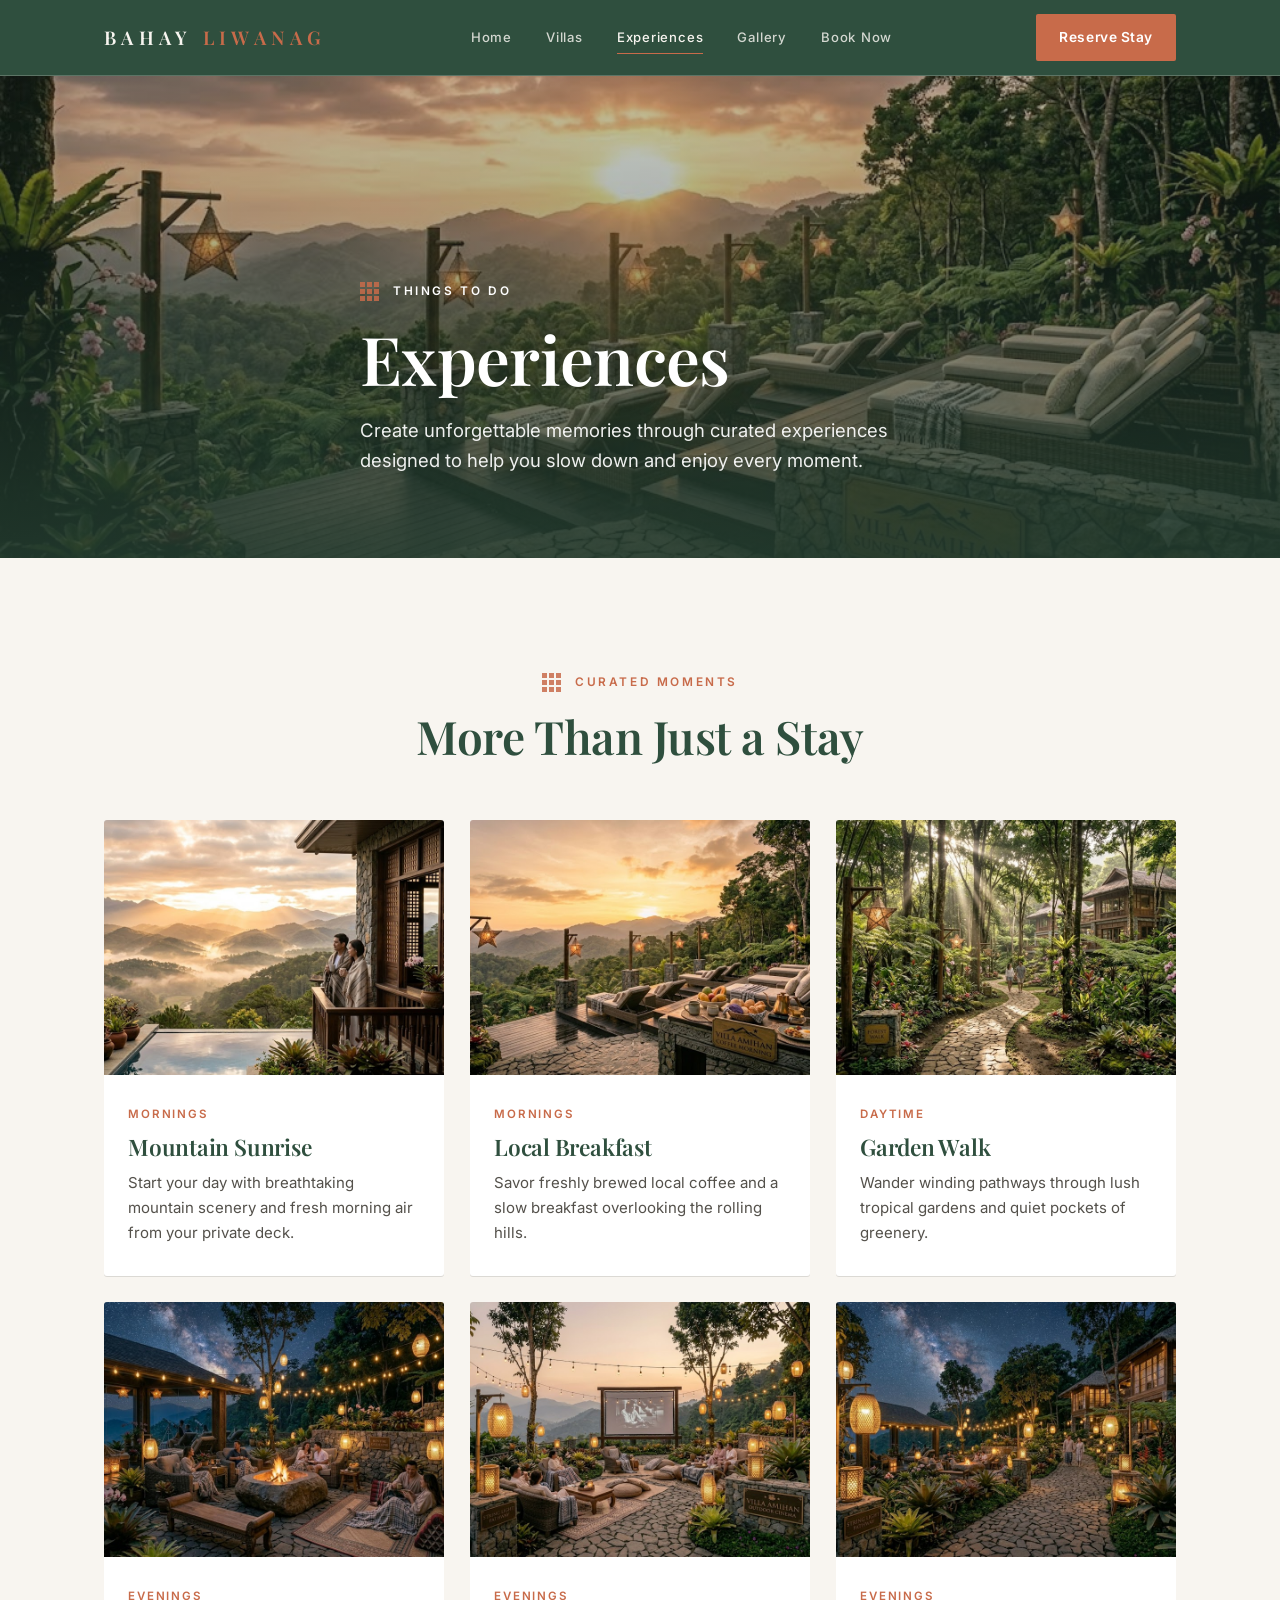
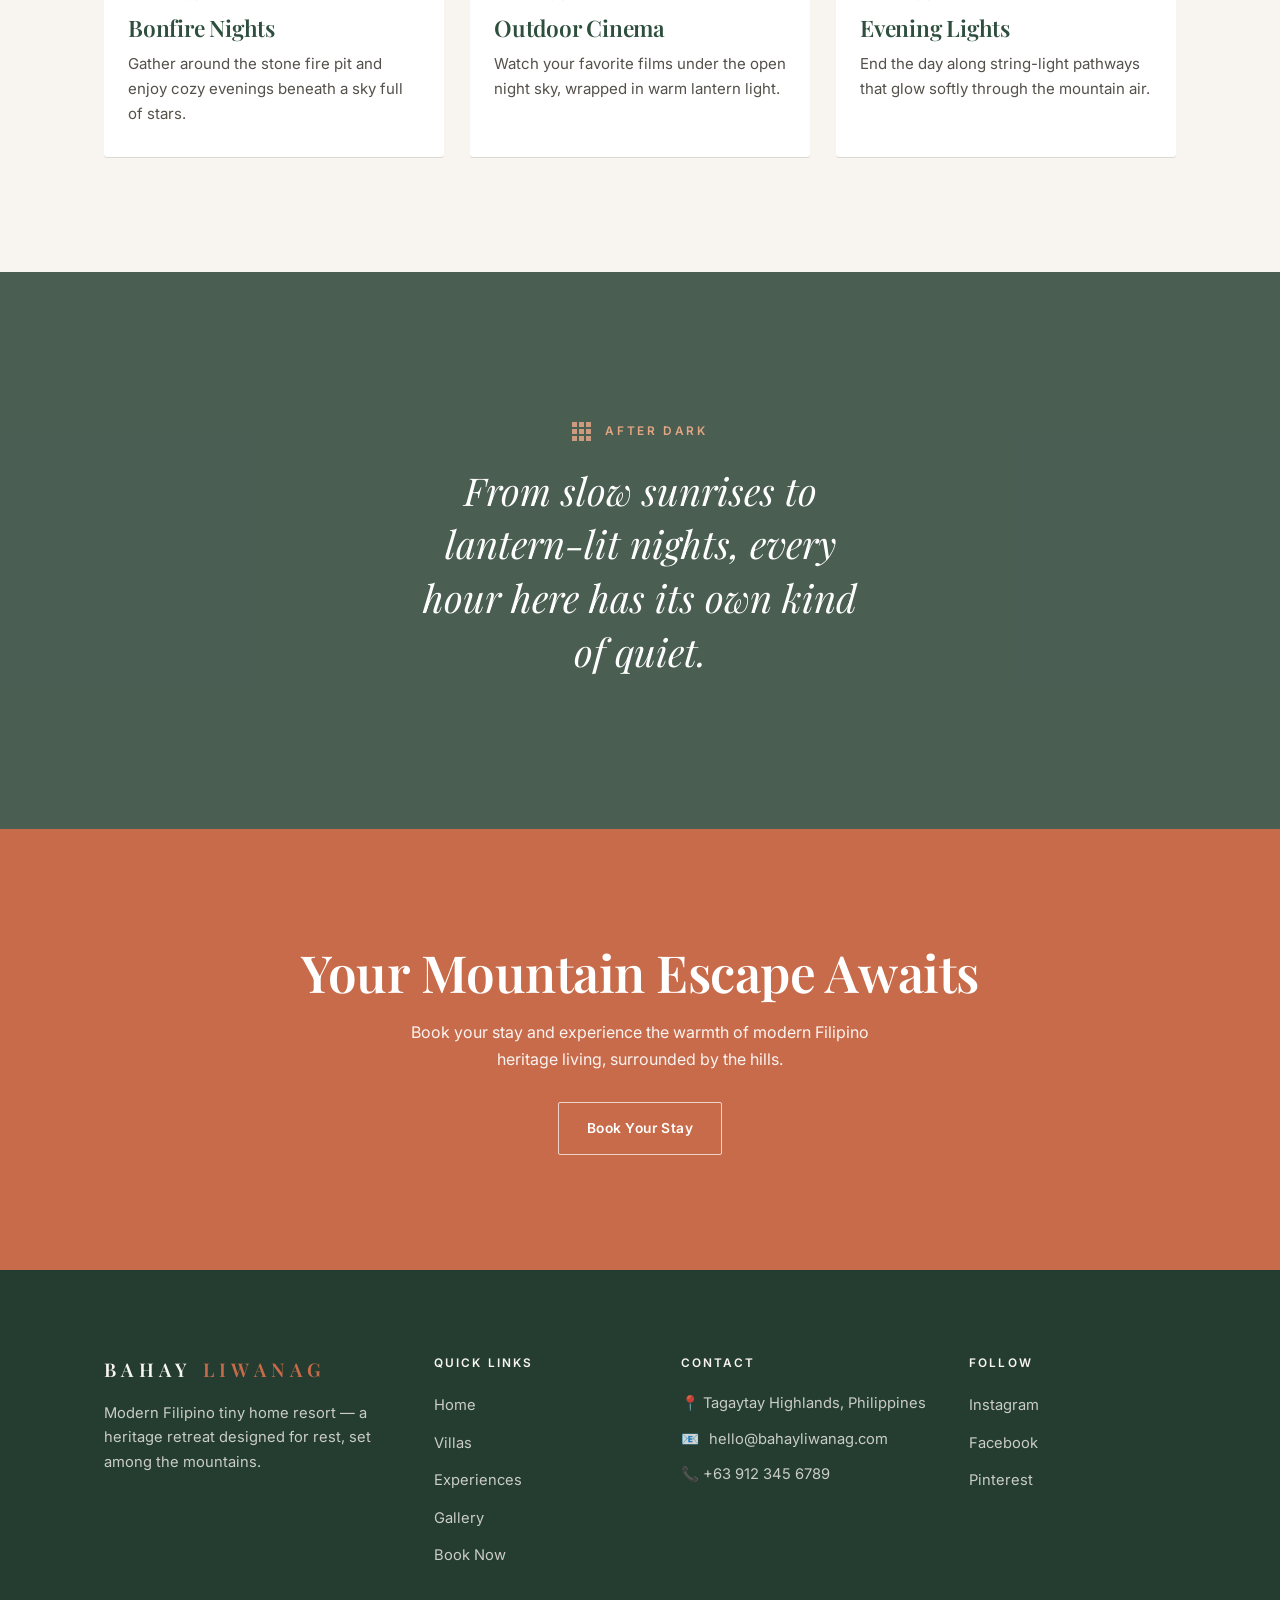
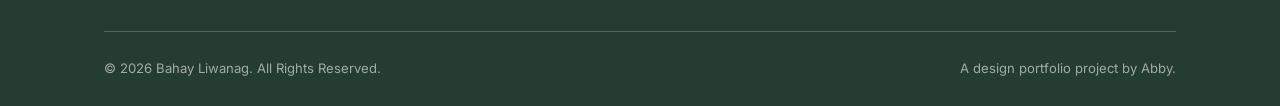
<file: experiences.html>
<!DOCTYPE html>
<html lang="en">
<head>
<meta charset="UTF-8">
<meta name="viewport" content="width=device-width, initial-scale=1.0">
<title>Experiences — Bahay Liwanag</title>
<meta name="description" content="Curated experiences at Bahay Liwanag — sunrise viewing, bonfire nights, outdoor cinema, garden walks, slow breakfasts, and lantern-lit evenings.">

<!--
  ===========================================================================
  BAHAY LIWANAG — inherits the CANONICAL design system from home.html
  Header (.site-header) and Footer (.site-footer) are reused EXACTLY.
  IMAGES images/<file>.jpg
  ===========================================================================
-->

<link rel="preconnect" href="https://fonts.googleapis.com">
<link rel="preconnect" href="https://fonts.gstatic.com" crossorigin>
<link href="https://fonts.googleapis.com/css2?family=Playfair+Display:ital,wght@0,500;0,600;0,700;1,500&family=Inter:wght@400;500;600&display=swap" rel="stylesheet">

<style>
  /* ---------- TOKENS (canonical) ---------- */
  :root{
    --ivory:#F8F5F0;
    --ivory-warm:#EFE9DF;
    --forest:#2F4F3E;
    --forest-deep:#243D30;
    --terracotta:#C86B4A;
    --terracotta-deep:#B15A3B;
    --charcoal:#2A2A2A;
    --charcoal-soft:#54514B;
    --line:rgba(42,42,42,.14);
    --line-light:rgba(248,245,240,.22);
    --serif:"Playfair Display",Georgia,serif;
    --sans:"Inter",-apple-system,BlinkMacSystemFont,"Segoe UI",sans-serif;
    --maxw:1200px;
    --gutter:clamp(20px,5vw,64px);
    --header-h:76px;
    --ease:cubic-bezier(.22,.61,.36,1);
  }

  /* ---------- RESET (canonical) ---------- */
  *{box-sizing:border-box;margin:0;padding:0}
  html{scroll-behavior:smooth}
  body{font-family:var(--sans);color:var(--charcoal);background:var(--ivory);line-height:1.65;-webkit-font-smoothing:antialiased;overflow-x:hidden}
  img{display:block;max-width:100%;height:auto}
  a{color:inherit;text-decoration:none}
  h1,h2,h3{font-family:var(--serif);font-weight:600;line-height:1.12;letter-spacing:-.01em}

  /* ---------- SHARED HELPERS (canonical) ---------- */
  .wrap{max-width:var(--maxw);margin:0 auto;padding-inline:var(--gutter)}
  .eyebrow{display:flex;align-items:center;gap:14px;font-family:var(--sans);font-size:.74rem;font-weight:600;letter-spacing:.22em;text-transform:uppercase;color:var(--terracotta)}
  .eyebrow.on-dark{color:#E3A584}
  .capiz{display:inline-grid;grid-template-columns:repeat(3,5px);grid-template-rows:repeat(3,5px);gap:2px;flex:none}
  .capiz i{background:var(--terracotta);opacity:.85;display:block}
  .capiz.on-dark i{background:#E3A584}

  .btn{display:inline-flex;align-items:center;justify-content:center;font-family:var(--sans);font-weight:600;font-size:.86rem;letter-spacing:.04em;padding:14px 28px;border-radius:2px;cursor:pointer;border:1.5px solid transparent;transition:background .35s var(--ease),color .35s var(--ease),border-color .35s var(--ease),transform .35s var(--ease)}
  .btn-primary{background:var(--terracotta);color:#fff}
  .btn-primary:hover{background:var(--terracotta-deep);transform:translateY(-2px)}
  .btn-ghost{background:transparent;color:#fff;border-color:rgba(255,255,255,.55)}
  .btn-ghost:hover{background:#fff;color:var(--forest);border-color:#fff}
  .btn-outline{background:transparent;color:var(--forest);border-color:var(--forest)}
  .btn-outline:hover{background:var(--forest);color:var(--ivory);transform:translateY(-2px)}

  .section{padding-block:clamp(64px,9vw,120px)}

  /* ===================================================================
     CANONICAL HEADER  (identical to home.html)
     =================================================================== */
  .site-header{position:fixed;inset:0 0 auto 0;z-index:100;height:var(--header-h);display:flex;align-items:center;background:var(--forest);border-bottom:1px solid var(--line-light);transition:background .4s var(--ease),box-shadow .4s var(--ease)}
  .site-header.scrolled{background:var(--forest-deep);box-shadow:0 10px 30px rgba(0,0,0,.18)}
  .header-inner{width:100%;max-width:var(--maxw);margin:0 auto;padding-inline:var(--gutter);display:flex;align-items:center;justify-content:space-between;gap:24px}
  .logo{font-family:var(--serif);font-size:1.18rem;font-weight:600;color:var(--ivory);letter-spacing:.28em;text-transform:uppercase;white-space:nowrap}
  .logo span{color:var(--terracotta)}
  .nav{display:flex;align-items:center;gap:34px}
  .nav a{font-size:.82rem;font-weight:500;letter-spacing:.06em;color:rgba(248,245,240,.82);position:relative;padding:6px 0;transition:color .3s var(--ease)}
  .nav a::after{content:"";position:absolute;left:0;bottom:0;width:0;height:1.5px;background:var(--terracotta);transition:width .3s var(--ease)}
  .nav a:hover,.nav a[aria-current="page"]{color:var(--ivory)}
  .nav a:hover::after,.nav a[aria-current="page"]::after{width:100%}
  .header-cta{display:flex;align-items:center;gap:18px}
  .header-cta .btn{padding:11px 22px}
  .nav-toggle{display:none;background:none;border:0;cursor:pointer;width:30px;height:24px;position:relative}
  .nav-toggle span{position:absolute;left:0;height:2px;width:100%;background:var(--ivory);transition:transform .35s var(--ease),opacity .35s var(--ease)}
  .nav-toggle span:nth-child(1){top:2px}
  .nav-toggle span:nth-child(2){top:11px}
  .nav-toggle span:nth-child(3){top:20px}
  body.nav-open .nav-toggle span:nth-child(1){transform:translateY(9px) rotate(45deg)}
  body.nav-open .nav-toggle span:nth-child(2){opacity:0}
  body.nav-open .nav-toggle span:nth-child(3){transform:translateY(-9px) rotate(-45deg)}

  /* ===================================================================
     PAGE HERO  (reuses canonical hero treatment, reduced height)
     =================================================================== */
  .page-hero{position:relative;min-height:62vh;display:flex;align-items:flex-end;color:#fff;padding-bottom:clamp(46px,7vw,82px);padding-top:var(--header-h)}
  .page-hero .bg{position:absolute;inset:0;z-index:-2;background:url("images/sunset-viewpoint.jpg") center/cover no-repeat}
  .page-hero::after{content:"";position:absolute;inset:0;z-index:-1;background:linear-gradient(to top,rgba(36,61,48,.88) 0%,rgba(36,61,48,.38) 55%,rgba(36,61,48,.22) 100%)}
  .page-hero h1{font-size:clamp(2.4rem,5.6vw,4.2rem);margin:20px 0 18px;text-shadow:0 2px 30px rgba(0,0,0,.3)}
  .page-hero p{max-width:560px;font-size:clamp(1rem,1.5vw,1.16rem);color:rgba(255,255,255,.92)}
  .page-hero .eyebrow{color:#fff}

  /* ===================================================================
     EXPERIENCE CARDS
     =================================================================== */
  .section-head{max-width:620px;margin-bottom:clamp(38px,5vw,58px)}
  .section-head.center{margin-inline:auto;text-align:center}
  .section-head.center .eyebrow{justify-content:center}
  .section-head h2{font-size:clamp(2rem,3.6vw,3rem);margin:18px 0 0;color:var(--forest)}

  .exp-page-grid{display:grid;grid-template-columns:repeat(3,1fr);gap:26px}
  .exp-item{background:#fff;border-radius:3px;overflow:hidden;display:flex;flex-direction:column;box-shadow:0 1px 0 var(--line);transition:transform .45s var(--ease),box-shadow .45s var(--ease)}
  .exp-item:hover{transform:translateY(-8px);box-shadow:0 26px 50px rgba(0,0,0,.16)}
  .exp-item .photo{aspect-ratio:4/3;overflow:hidden}
  .exp-item .photo img{width:100%;height:100%;object-fit:cover;transition:transform .7s var(--ease)}
  .exp-item:hover .photo img{transform:scale(1.07)}
  .exp-item .body{padding:24px 24px 30px}
  .exp-item .kicker{font-size:.72rem;font-weight:600;letter-spacing:.16em;text-transform:uppercase;color:var(--terracotta)}
  .exp-item h3{font-size:1.42rem;color:var(--forest);margin:8px 0 12px}
  .exp-item p{font-size:.94rem;color:var(--charcoal-soft)}

  /* ===================================================================
     INTERLUDE BAND  (reuses canonical fixed-bg + forest overlay)
     =================================================================== */
  .interlude{position:relative;color:#fff;text-align:center;padding-block:clamp(80px,12vw,150px)}
  .interlude .bg{position:absolute;inset:0;z-index:-2;background:url("images/villa-at-night.jpg") center/cover fixed no-repeat}
  .interlude::after{content:"";position:absolute;inset:0;z-index:-1;background:rgba(36,61,48,.82)}
  .interlude .line{font-family:var(--serif);font-style:italic;font-size:clamp(1.5rem,3.4vw,2.4rem);line-height:1.4;max-width:20ch;margin:0 auto}
  .interlude .eyebrow{justify-content:center;margin-bottom:22px}

  /* ===================================================================
     CTA BAND (canonical)
     =================================================================== */
  .cta-band{background:var(--terracotta);color:#fff;text-align:center}
  .cta-band h2{font-size:clamp(2rem,4vw,3.2rem);margin-bottom:18px}
  .cta-band p{max-width:520px;margin:0 auto 30px;color:rgba(255,255,255,.92)}
  .cta-band .btn-ghost{border-color:rgba(255,255,255,.7)}
  .cta-band .btn-ghost:hover{background:#fff;color:var(--terracotta)}

  /* ===================================================================
     CANONICAL FOOTER  (identical to home.html)
     =================================================================== */
  .site-footer{background:var(--forest-deep);color:rgba(248,245,240,.78);padding-top:clamp(56px,7vw,84px)}
  .footer-grid{display:grid;grid-template-columns:1.4fr 1fr 1.2fr 1fr;gap:40px;padding-bottom:clamp(44px,6vw,64px);border-bottom:1px solid var(--line-light)}
  .footer-brand .logo{display:inline-block;margin-bottom:16px}
  .footer-brand p{font-size:.92rem;max-width:30ch}
  .footer-col h4{font-family:var(--sans);font-size:.74rem;font-weight:600;letter-spacing:.18em;text-transform:uppercase;color:var(--ivory);margin-bottom:18px}
  .footer-col ul{list-style:none;display:flex;flex-direction:column;gap:11px}
  .footer-col a{font-size:.92rem;transition:color .3s var(--ease)}
  .footer-col a:hover{color:var(--terracotta)}
  .footer-col .contact-line{font-size:.92rem;margin-bottom:11px;display:flex;gap:10px}
  .footer-bottom{display:flex;justify-content:space-between;align-items:center;flex-wrap:wrap;gap:14px;padding-block:26px;font-size:.82rem;color:rgba(248,245,240,.6)}

  /* ---------- REVEAL (canonical) ---------- */
  .reveal{opacity:0;transform:translateY(26px);transition:opacity .8s var(--ease),transform .8s var(--ease)}
  .reveal.in{opacity:1;transform:none}

  /* ===================================================================
     RESPONSIVE (canonical + page)
     =================================================================== */
  @media (max-width:980px){
    .exp-page-grid{grid-template-columns:1fr 1fr}
    .footer-grid{grid-template-columns:1fr 1fr;gap:34px}
  }
  @media (max-width:760px){
    .nav-toggle{display:block;z-index:120}
    .nav{position:fixed;inset:0;flex-direction:column;justify-content:center;gap:30px;background:var(--forest-deep);transform:translateX(100%);transition:transform .45s var(--ease)}
    body.nav-open .nav{transform:none}
    .nav a{font-size:1.2rem}
    .header-cta .btn{display:none}
  }
  @media (max-width:600px){
    .exp-page-grid{grid-template-columns:1fr}
  }
  @media (prefers-reduced-motion:reduce){
    *{animation:none!important;scroll-behavior:auto!important}
    .reveal{opacity:1;transform:none;transition:none}
    .interlude .bg{background-attachment:scroll}
  }
</style>
<link rel="stylesheet" href="assets/lead-popup.css">
</head>
<body>

<!-- ============ CANONICAL HEADER ============ -->
<header class="site-header" id="siteHeader">
  <div class="header-inner">
    <a href="home.html" class="logo">Bahay <span>Liwanag</span></a>
    <nav class="nav" id="nav">
      <a href="home.html">Home</a>
      <a href="villas.html">Villas</a>
      <a href="experiences.html" aria-current="page">Experiences</a>
      <a href="gallery.html">Gallery</a>
      <a href="book-now.html">Book Now</a>
    </nav>
    <div class="header-cta">
      <a href="book-now.html" class="btn btn-primary">Reserve Stay</a>
      <button class="nav-toggle" id="navToggle" aria-label="Toggle navigation" aria-expanded="false">
        <span></span><span></span><span></span>
      </button>
    </div>
  </div>
</header>

<!-- ============ PAGE HERO ============ -->
<section class="page-hero">
  <div class="bg"></div>
  <div class="wrap">
    <span class="eyebrow"><span class="capiz"><i></i><i></i><i></i><i></i><i></i><i></i><i></i><i></i><i></i></span>Things to do</span>
    <h1>Experiences</h1>
    <p>Create unforgettable memories through curated experiences designed to help you slow down and enjoy every moment.</p>
  </div>
</section>

<!-- ============ EXPERIENCE GRID ============ -->
<section class="section">
  <div class="wrap">
    <div class="section-head center reveal">
      <span class="eyebrow"><span class="capiz"><i></i><i></i><i></i><i></i><i></i><i></i><i></i><i></i><i></i></span>Curated moments</span>
      <h2>More Than Just a Stay</h2>
    </div>
    <div class="exp-page-grid">

      <article class="exp-item reveal">
        <div class="photo"><img src="images/mountain-sunrise.jpg" alt="Mountain sunrise over misty hills"></div>
        <div class="body">
          <span class="kicker">Mornings</span>
          <h3>Mountain Sunrise</h3>
          <p>Start your day with breathtaking mountain scenery and fresh morning air from your private deck.</p>
        </div>
      </article>

      <article class="exp-item reveal">
        <div class="photo"><img src="images/coffemorning.jpg" alt="Coffee and breakfast on a villa deck"></div>
        <div class="body">
          <span class="kicker">Mornings</span>
          <h3>Local Breakfast</h3>
          <p>Savor freshly brewed local coffee and a slow breakfast overlooking the rolling hills.</p>
        </div>
      </article>

      <article class="exp-item reveal">
        <div class="photo"><img src="images/forest-walk.jpg" alt="Forest trail through lush greenery"></div>
        <div class="body">
          <span class="kicker">Daytime</span>
          <h3>Garden Walk</h3>
          <p>Wander winding pathways through lush tropical gardens and quiet pockets of greenery.</p>
        </div>
      </article>

      <article class="exp-item reveal">
        <div class="photo"><img src="images/bonfire-gather.jpg" alt="Guests gathered around a stone fire pit"></div>
        <div class="body">
          <span class="kicker">Evenings</span>
          <h3>Bonfire Nights</h3>
          <p>Gather around the stone fire pit and enjoy cozy evenings beneath a sky full of stars.</p>
        </div>
      </article>

      <article class="exp-item reveal">
        <div class="photo"><img src="images/outdoor-cinema-night.jpg" alt="Outdoor cinema setup under the night sky"></div>
        <div class="body">
          <span class="kicker">Evenings</span>
          <h3>Outdoor Cinema</h3>
          <p>Watch your favorite films under the open night sky, wrapped in warm lantern light.</p>
        </div>
      </article>

      <article class="exp-item reveal">
        <div class="photo"><img src="images/pathway.jpg" alt="Pathway lit by warm string lights at night"></div>
        <div class="body">
          <span class="kicker">Evenings</span>
          <h3>Evening Lights</h3>
          <p>End the day along string-light pathways that glow softly through the mountain air.</p>
        </div>
      </article>

    </div>
  </div>
</section>

<!-- ============ INTERLUDE ============ -->
<section class="interlude">
  <div class="bg"></div>
  <div class="wrap reveal">
    <span class="eyebrow on-dark"><span class="capiz on-dark"><i></i><i></i><i></i><i></i><i></i><i></i><i></i><i></i><i></i></span>After dark</span>
    <p class="line">From slow sunrises to lantern-lit nights, every hour here has its own kind of quiet.</p>
  </div>
</section>

<!-- ============ CTA BAND ============ -->
<section class="section cta-band">
  <div class="wrap reveal">
    <h2>Your Mountain Escape Awaits</h2>
    <p>Book your stay and experience the warmth of modern Filipino heritage living, surrounded by the hills.</p>
    <a href="book-now.html" class="btn btn-ghost">Book Your Stay</a>
  </div>
</section>

<!-- ============ CANONICAL FOOTER ============ -->
<footer class="site-footer">
  <div class="wrap">
    <div class="footer-grid">
      <div class="footer-brand">
        <a href="home.html" class="logo">Bahay <span>Liwanag</span></a>
        <p>Modern Filipino tiny home resort — a heritage retreat designed for rest, set among the mountains.</p>
      </div>
      <div class="footer-col">
        <h4>Quick Links</h4>
        <ul>
          <li><a href="home.html">Home</a></li>
          <li><a href="villas.html">Villas</a></li>
          <li><a href="experiences.html">Experiences</a></li>
          <li><a href="gallery.html">Gallery</a></li>
          <li><a href="book-now.html">Book Now</a></li>
        </ul>
      </div>
      <div class="footer-col">
        <h4>Contact</h4>
        <div class="contact-line">📍 Tagaytay Highlands, Philippines</div>
        <div class="contact-line">📧 <a href="mailto:hello@bahayliwanag.com">hello@bahayliwanag.com</a></div>
        <div class="contact-line">📞 +63 912 345 6789</div>
      </div>
      <div class="footer-col">
        <h4>Follow</h4>
        <ul>
          <li><a href="#">Instagram</a></li>
          <li><a href="#">Facebook</a></li>
          <li><a href="#">Pinterest</a></li>
        </ul>
      </div>
    </div>
    <div class="footer-bottom">
      <span>© 2026 Bahay Liwanag. All Rights Reserved.</span>
      <span>A design portfolio project by Abby.</span>
    </div>
  </div>
</footer>

<script>
  // Header background on scroll (canonical)
  const header = document.getElementById('siteHeader');
  const onScroll = () => header.classList.toggle('scrolled', window.scrollY > 40);
  onScroll(); window.addEventListener('scroll', onScroll, {passive:true});

  // Mobile nav toggle (canonical)
  const toggle = document.getElementById('navToggle');
  const nav = document.getElementById('nav');
  toggle.addEventListener('click', () => {
    const open = document.body.classList.toggle('nav-open');
    toggle.setAttribute('aria-expanded', open);
  });
  nav.querySelectorAll('a').forEach(a => a.addEventListener('click', () => {
    document.body.classList.remove('nav-open');
    toggle.setAttribute('aria-expanded', false);
  }));

  // Scroll reveal (canonical)
  const io = new IntersectionObserver((entries) => {
    entries.forEach(e => { if (e.isIntersecting){ e.target.classList.add('in'); io.unobserve(e.target);} });
  }, {threshold:.15, rootMargin:'0px 0px -8% 0px'});
  document.querySelectorAll('.reveal').forEach(el => io.observe(el));
</script>
<script src="assets/lead-popup.js"></script>
</body>
</html>
</file>
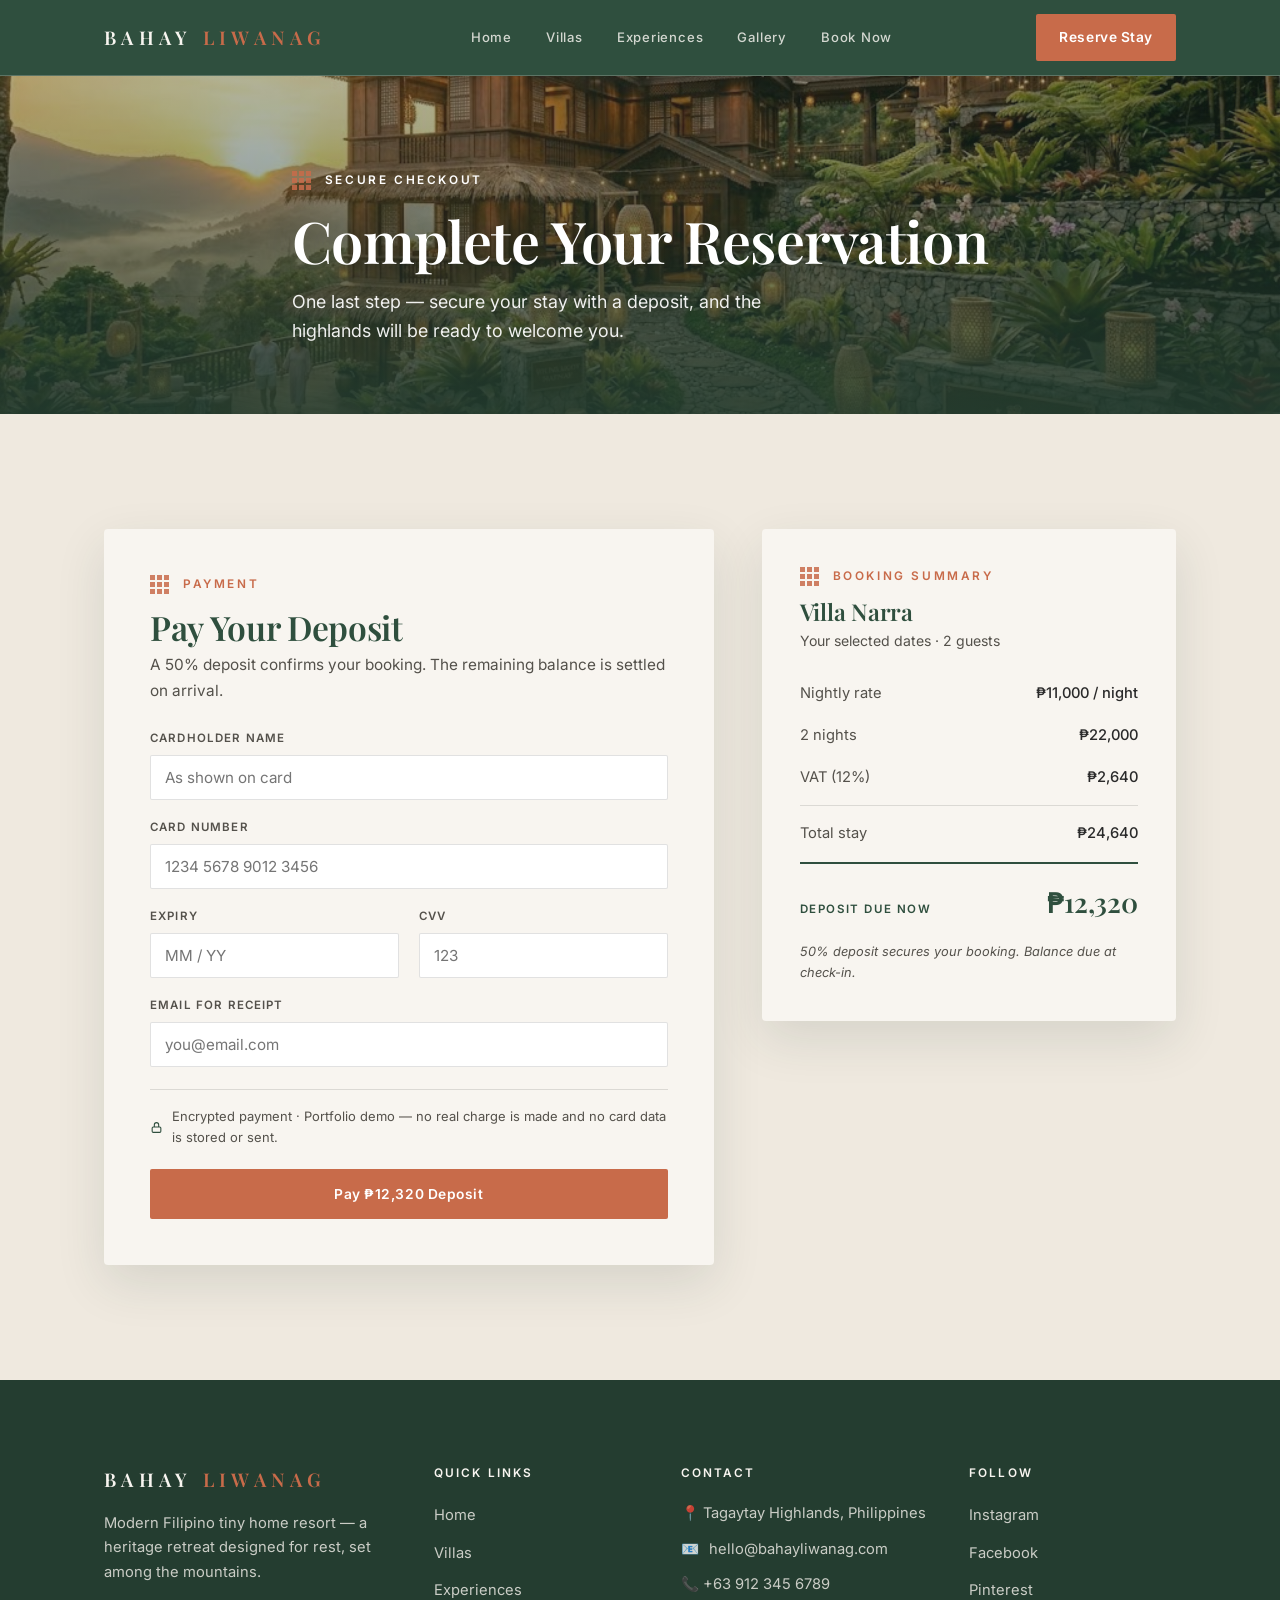
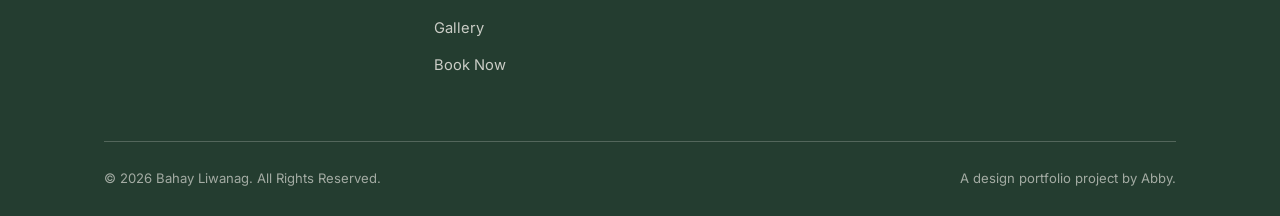
<file: payment.html>
<!DOCTYPE html>
<html lang="en">
<head>
<meta charset="UTF-8">
<meta name="viewport" content="width=device-width, initial-scale=1.0">
<title>Secure Payment — Bahay Liwanag</title>
<meta name="description" content="Complete your reservation deposit for Bahay Liwanag — a modern Filipino heritage retreat in the Tagaytay Highlands.">

<!--
  ===========================================================================
  BAHAY LIWANAG — inherits the CANONICAL design system from index.html
  Header (.site-header) and Footer (.site-footer) are reused EXACTLY.
  PORTFOLIO DEMO: the payment form validates and formats input but does NOT
  process a real charge and never transmits or stores card data.
  ===========================================================================
-->

<link rel="preconnect" href="https://fonts.googleapis.com">
<link rel="preconnect" href="https://fonts.gstatic.com" crossorigin>
<link href="https://fonts.googleapis.com/css2?family=Playfair+Display:ital,wght@0,500;0,600;0,700;1,500&family=Inter:wght@400;500;600&display=swap" rel="stylesheet">

<style>
  /* ---------- TOKENS (canonical) ---------- */
  :root{
    --ivory:#F8F5F0;
    --ivory-warm:#EFE9DF;
    --forest:#2F4F3E;
    --forest-deep:#243D30;
    --terracotta:#C86B4A;
    --terracotta-deep:#B15A3B;
    --charcoal:#2A2A2A;
    --charcoal-soft:#54514B;
    --line:rgba(42,42,42,.14);
    --line-light:rgba(248,245,240,.22);
    --serif:"Playfair Display",Georgia,serif;
    --sans:"Inter",-apple-system,BlinkMacSystemFont,"Segoe UI",sans-serif;
    --maxw:1200px;
    --gutter:clamp(20px,5vw,64px);
    --header-h:76px;
    --ease:cubic-bezier(.22,.61,.36,1);
  }

  /* ---------- RESET (canonical) ---------- */
  *{box-sizing:border-box;margin:0;padding:0}
  html{scroll-behavior:smooth}
  body{font-family:var(--sans);color:var(--charcoal);background:var(--ivory);line-height:1.65;-webkit-font-smoothing:antialiased;overflow-x:hidden}
  img{display:block;max-width:100%;height:auto}
  a{color:inherit;text-decoration:none}
  h1,h2,h3{font-family:var(--serif);font-weight:600;line-height:1.12;letter-spacing:-.01em}

  /* ---------- SHARED HELPERS (canonical) ---------- */
  .wrap{max-width:var(--maxw);margin:0 auto;padding-inline:var(--gutter)}
  .eyebrow{display:flex;align-items:center;gap:14px;font-family:var(--sans);font-size:.74rem;font-weight:600;letter-spacing:.22em;text-transform:uppercase;color:var(--terracotta)}
  .eyebrow.on-dark{color:#E3A584}
  .capiz{display:inline-grid;grid-template-columns:repeat(3,5px);grid-template-rows:repeat(3,5px);gap:2px;flex:none}
  .capiz i{background:var(--terracotta);opacity:.85;display:block}
  .capiz.on-dark i{background:#E3A584}

  .btn{display:inline-flex;align-items:center;justify-content:center;font-family:var(--sans);font-weight:600;font-size:.86rem;letter-spacing:.04em;padding:14px 28px;border-radius:2px;cursor:pointer;border:1.5px solid transparent;transition:background .35s var(--ease),color .35s var(--ease),border-color .35s var(--ease),transform .35s var(--ease)}
  .btn-primary{background:var(--terracotta);color:#fff}
  .btn-primary:hover{background:var(--terracotta-deep);transform:translateY(-2px)}
  .btn-primary:disabled{opacity:.7;cursor:default;transform:none}
  .btn-ghost{background:transparent;color:#fff;border-color:rgba(255,255,255,.55)}
  .btn-ghost:hover{background:#fff;color:var(--forest);border-color:#fff}
  .btn-outline{background:transparent;color:var(--forest);border-color:var(--forest)}
  .btn-outline:hover{background:var(--forest);color:var(--ivory);transform:translateY(-2px)}

  .section{padding-block:clamp(64px,9vw,120px)}

  /* ===================================================================
     CANONICAL HEADER  (identical to index.html)
     =================================================================== */
  .site-header{position:fixed;inset:0 0 auto 0;z-index:100;height:var(--header-h);display:flex;align-items:center;background:var(--forest);border-bottom:1px solid var(--line-light);transition:background .4s var(--ease),box-shadow .4s var(--ease)}
  .site-header.scrolled{background:var(--forest-deep);box-shadow:0 10px 30px rgba(0,0,0,.18)}
  .header-inner{width:100%;max-width:var(--maxw);margin:0 auto;padding-inline:var(--gutter);display:flex;align-items:center;justify-content:space-between;gap:24px}
  .logo{font-family:var(--serif);font-size:1.18rem;font-weight:600;color:var(--ivory);letter-spacing:.28em;text-transform:uppercase;white-space:nowrap}
  .logo span{color:var(--terracotta)}
  .nav{display:flex;align-items:center;gap:34px}
  .nav a{font-size:.82rem;font-weight:500;letter-spacing:.06em;color:rgba(248,245,240,.82);position:relative;padding:6px 0;transition:color .3s var(--ease)}
  .nav a::after{content:"";position:absolute;left:0;bottom:0;width:0;height:1.5px;background:var(--terracotta);transition:width .3s var(--ease)}
  .nav a:hover,.nav a[aria-current="page"]{color:var(--ivory)}
  .nav a:hover::after,.nav a[aria-current="page"]::after{width:100%}
  .header-cta{display:flex;align-items:center;gap:18px}
  .header-cta .btn{padding:11px 22px}
  .nav-toggle{display:none;background:none;border:0;cursor:pointer;width:30px;height:24px;position:relative}
  .nav-toggle span{position:absolute;left:0;height:2px;width:100%;background:var(--ivory);transition:transform .35s var(--ease),opacity .35s var(--ease)}
  .nav-toggle span:nth-child(1){top:2px}
  .nav-toggle span:nth-child(2){top:11px}
  .nav-toggle span:nth-child(3){top:20px}
  body.nav-open .nav-toggle span:nth-child(1){transform:translateY(9px) rotate(45deg)}
  body.nav-open .nav-toggle span:nth-child(2){opacity:0}
  body.nav-open .nav-toggle span:nth-child(3){transform:translateY(-9px) rotate(-45deg)}

  /* ===================================================================
     PAGE HERO  (reuses canonical hero treatment, reduced height)
     =================================================================== */
  .page-hero{position:relative;min-height:46vh;display:flex;align-items:flex-end;color:#fff;padding-bottom:clamp(40px,6vw,68px);padding-top:var(--header-h)}
  .page-hero .bg{position:absolute;inset:0;z-index:-2;background:url("images/book-now-hero.jpg") center/cover no-repeat}
  .page-hero::after{content:"";position:absolute;inset:0;z-index:-1;background:linear-gradient(to top,rgba(36,61,48,.9) 0%,rgba(36,61,48,.45) 55%,rgba(36,61,48,.28) 100%)}
  .page-hero h1{font-size:clamp(2.2rem,5vw,3.6rem);margin:18px 0 14px;text-shadow:0 2px 30px rgba(0,0,0,.3)}
  .page-hero p{max-width:540px;font-size:clamp(1rem,1.5vw,1.12rem);color:rgba(255,255,255,.92)}
  .page-hero .eyebrow{color:#fff}

  /* ===================================================================
     CHECKOUT
     =================================================================== */
  .checkout{background:var(--ivory-warm)}
  .checkout-grid{display:grid;grid-template-columns:1.25fr .85fr;gap:clamp(28px,4vw,48px);align-items:start}

  .pay-card,.summary-card{background:var(--ivory);border-radius:4px;box-shadow:0 18px 50px rgba(36,61,48,.12)}
  .pay-card{padding:clamp(28px,4vw,46px)}
  .pay-card h2{font-size:clamp(1.6rem,2.8vw,2.1rem);color:var(--forest);margin:14px 0 6px}
  .pay-card .lede{color:var(--charcoal-soft);font-size:.96rem}

  /* form fields (canonical) */
  .field{display:flex;flex-direction:column;gap:7px}
  .field.full{grid-column:1/-1}
  .field label{font-size:.72rem;font-weight:600;letter-spacing:.1em;text-transform:uppercase;color:var(--charcoal-soft)}
  .field input{font-family:var(--sans);font-size:.95rem;color:var(--charcoal);padding:12px 14px;border:1px solid var(--line);border-radius:2px;background:#fff;transition:border-color .3s var(--ease),box-shadow .3s var(--ease);width:100%}
  .field input:focus{outline:none;border-color:var(--terracotta);box-shadow:0 0 0 3px rgba(200,107,74,.16)}

  .pay-grid{display:grid;grid-template-columns:1fr 1fr;gap:18px 20px;margin-top:26px}
  .card-input-wrap{position:relative}
  .card-input-wrap input{padding-right:74px}
  .card-brand{position:absolute;right:12px;top:50%;transform:translateY(-50%);font-size:.66rem;font-weight:700;letter-spacing:.08em;color:var(--terracotta);text-transform:uppercase}
  .secure-row{grid-column:1/-1;display:flex;align-items:center;gap:9px;color:var(--charcoal-soft);font-size:.81rem;border-top:1px solid var(--line);padding-top:16px;margin-top:4px}
  .secure-row svg{flex:none;color:var(--forest)}
  .pay-btn-row{grid-column:1/-1;margin-top:2px}
  .pay-btn-row .btn{width:100%;padding:16px}
  .form-error{grid-column:1/-1;display:none;color:#B3402A;font-size:.88rem;font-weight:500}
  .form-error.show{display:block}

  /* summary */
  .summary-card{padding:clamp(26px,3.4vw,38px);position:sticky;top:calc(var(--header-h) + 20px)}
  .summary-card h3{font-family:var(--serif);font-size:1.45rem;color:var(--forest);margin:12px 0 4px}
  .sum-meta{color:var(--charcoal-soft);font-size:.88rem;margin-bottom:20px}
  .sum-line{display:flex;justify-content:space-between;gap:12px;font-size:.92rem;padding:9px 0;color:var(--charcoal-soft)}
  .sum-line span:last-child{color:var(--charcoal);font-weight:500}
  .sum-divider{border-top:1px solid var(--line);margin:6px 0}
  .sum-total{display:flex;justify-content:space-between;gap:12px;align-items:baseline;padding-top:16px;margin-top:8px;border-top:2px solid var(--forest)}
  .sum-total .lbl{font-weight:600;color:var(--forest);font-size:.72rem;letter-spacing:.14em;text-transform:uppercase}
  .sum-total .amt{font-family:var(--serif);font-size:1.7rem;color:var(--forest);font-weight:600}
  .sum-note{font-size:.8rem;color:var(--charcoal-soft);margin-top:16px;font-style:italic}

  /* success */
  .pay-success{display:none;text-align:center;padding:18px 6px}
  .pay-success.show{display:block}
  .pay-success .mark{width:58px;height:58px;border-radius:50%;background:var(--forest);color:#fff;display:flex;align-items:center;justify-content:center;font-size:1.6rem;margin:0 auto 18px}
  .pay-success h2{color:var(--forest);margin:0 0 10px}
  .pay-success p{color:var(--charcoal-soft);max-width:46ch;margin:0 auto 8px}
  .pay-success .receipt{display:inline-flex;flex-direction:column;gap:5px;background:var(--ivory-warm);border-radius:4px;padding:18px 30px;margin:20px 0}
  .pay-success .receipt .cap{font-size:.7rem;letter-spacing:.14em;text-transform:uppercase;color:var(--charcoal-soft)}
  .pay-success .receipt b{font-family:var(--serif);font-size:1.5rem;color:var(--forest)}
  .pay-success .receipt .ref{font-size:.82rem;color:var(--charcoal-soft)}

  /* ---------- CANONICAL FOOTER ---------- */
  .site-footer{background:var(--forest-deep);color:rgba(248,245,240,.78);padding-top:clamp(56px,7vw,84px)}
  .footer-grid{display:grid;grid-template-columns:1.4fr 1fr 1.2fr 1fr;gap:40px;padding-bottom:clamp(44px,6vw,64px);border-bottom:1px solid var(--line-light)}
  .footer-brand .logo{display:inline-block;margin-bottom:16px}
  .footer-brand p{font-size:.92rem;max-width:30ch}
  .footer-col h4{font-family:var(--sans);font-size:.74rem;font-weight:600;letter-spacing:.18em;text-transform:uppercase;color:var(--ivory);margin-bottom:18px}
  .footer-col ul{list-style:none;display:flex;flex-direction:column;gap:11px}
  .footer-col a{font-size:.92rem;transition:color .3s var(--ease)}
  .footer-col a:hover{color:var(--terracotta)}
  .footer-col .contact-line{font-size:.92rem;margin-bottom:11px;display:flex;gap:10px}
  .footer-bottom{display:flex;justify-content:space-between;align-items:center;flex-wrap:wrap;gap:14px;padding-block:26px;font-size:.82rem;color:rgba(248,245,240,.6)}

  /* ---------- REVEAL (canonical) ---------- */
  .reveal{opacity:0;transform:translateY(26px);transition:opacity .8s var(--ease),transform .8s var(--ease)}
  .reveal.in{opacity:1;transform:none}

  /* ---------- RESPONSIVE ---------- */
  @media (max-width:980px){
    .footer-grid{grid-template-columns:1fr 1fr;gap:34px}
  }
  @media (max-width:880px){
    .checkout-grid{grid-template-columns:1fr}
    .summary-card{position:static;order:-1}
  }
  @media (max-width:760px){
    .nav-toggle{display:block;z-index:120}
    .nav{position:fixed;inset:0;flex-direction:column;justify-content:center;gap:30px;background:var(--forest-deep);transform:translateX(100%);transition:transform .45s var(--ease)}
    body.nav-open .nav{transform:none}
    .nav a{font-size:1.2rem}
    .header-cta .btn{display:none}
    .pay-grid{grid-template-columns:1fr}
  }
  @media (prefers-reduced-motion:reduce){
    *{animation:none!important;scroll-behavior:auto!important}
    .reveal{opacity:1;transform:none;transition:none}
  }
</style>
</head>
<body>

<!-- ============ CANONICAL HEADER ============ -->
<header class="site-header" id="siteHeader">
  <div class="header-inner">
    <a href="index.html" class="logo">Bahay <span>Liwanag</span></a>
    <nav class="nav" id="nav">
      <a href="index.html">Home</a>
      <a href="villas.html">Villas</a>
      <a href="experiences.html">Experiences</a>
      <a href="gallery.html">Gallery</a>
      <a href="book-now.html">Book Now</a>
    </nav>
    <div class="header-cta">
      <a href="book-now.html" class="btn btn-primary">Reserve Stay</a>
      <button class="nav-toggle" id="navToggle" aria-label="Toggle navigation" aria-expanded="false">
        <span></span><span></span><span></span>
      </button>
    </div>
  </div>
</header>

<!-- ============ PAGE HERO ============ -->
<section class="page-hero">
  <div class="bg"></div>
  <div class="wrap">
    <span class="eyebrow"><span class="capiz"><i></i><i></i><i></i><i></i><i></i><i></i><i></i><i></i><i></i></span>Secure Checkout</span>
    <h1>Complete Your Reservation</h1>
    <p>One last step — secure your stay with a deposit, and the highlands will be ready to welcome you.</p>
  </div>
</section>

<!-- ============ CHECKOUT ============ -->
<section class="section checkout">
  <div class="wrap">
    <div class="checkout-grid">

      <!-- PAYMENT -->
      <div class="pay-card reveal">
        <div id="payWrap">
          <span class="eyebrow"><span class="capiz"><i></i><i></i><i></i><i></i><i></i><i></i><i></i><i></i><i></i></span>Payment</span>
          <h2>Pay Your Deposit</h2>
          <p class="lede">A 50% deposit confirms your booking. The remaining balance is settled on arrival.</p>

          <form class="pay-grid" id="paymentForm" novalidate>
            <div class="field full">
              <label for="cardname">Cardholder Name</label>
              <input type="text" id="cardname" autocomplete="cc-name" placeholder="As shown on card" required>
            </div>
            <div class="field full">
              <label for="cardnumber">Card Number</label>
              <div class="card-input-wrap">
                <input type="text" id="cardnumber" inputmode="numeric" autocomplete="cc-number" placeholder="1234 5678 9012 3456" required>
                <span class="card-brand" id="cardBrand"></span>
              </div>
            </div>
            <div class="field">
              <label for="expiry">Expiry</label>
              <input type="text" id="expiry" inputmode="numeric" autocomplete="cc-exp" placeholder="MM / YY" required>
            </div>
            <div class="field">
              <label for="cvv">CVV</label>
              <input type="text" id="cvv" inputmode="numeric" autocomplete="cc-csc" placeholder="123" required>
            </div>
            <div class="field full">
              <label for="billemail">Email for Receipt</label>
              <input type="email" id="billemail" autocomplete="email" placeholder="you@email.com" required>
            </div>

            <div class="secure-row">
              <svg width="13" height="13" viewBox="0 0 24 24" fill="none" stroke="currentColor" stroke-width="2"><rect x="4" y="11" width="16" height="10" rx="2"/><path d="M8 11V7a4 4 0 0 1 8 0v4"/></svg>
              Encrypted payment · Portfolio demo — no real charge is made and no card data is stored or sent.
            </div>

            <div class="pay-btn-row">
              <button type="submit" class="btn btn-primary" id="payBtn">Pay Deposit</button>
            </div>
            <p class="form-error" id="payError" role="alert"></p>
          </form>
        </div>

        <!-- SUCCESS STATE -->
        <div class="pay-success" id="paySuccess" role="status" aria-live="polite">
          <div class="mark">&#10003;</div>
          <h2>Payment Successful</h2>
          <p>Thank you, <span id="successName">guest</span>! Your deposit is confirmed and your stay is secured.</p>
          <div class="receipt">
            <span class="cap">Deposit Paid</span>
            <b id="successAmt">₱0</b>
            <span class="ref">Ref: <span id="successRef">—</span></span>
          </div>
          <p>A receipt is on its way to your inbox. We can't wait to welcome you to Bahay Liwanag.</p>
          <p style="margin-top:18px"><a href="index.html" class="btn btn-outline">Back to Home</a></p>
          <p class="sum-note">This is a design portfolio demo. No payment was processed, and no card details were stored or transmitted.</p>
        </div>
      </div>

      <!-- SUMMARY -->
      <aside class="summary-card reveal">
        <span class="eyebrow"><span class="capiz"><i></i><i></i><i></i><i></i><i></i><i></i><i></i><i></i><i></i></span>Booking Summary</span>
        <h3 id="sumVilla">Villa Narra</h3>
        <div class="sum-meta" id="sumMeta">Your selected dates · 2 guests</div>
        <div class="sum-line"><span>Nightly rate</span><span id="sumRate">₱0</span></div>
        <div class="sum-line"><span id="sumNightsLbl">0 nights</span><span id="sumSubtotal">₱0</span></div>
        <div class="sum-line"><span>VAT (12%)</span><span id="sumVat">₱0</span></div>
        <div class="sum-divider"></div>
        <div class="sum-line"><span>Total stay</span><span id="sumTotal">₱0</span></div>
        <div class="sum-total">
          <span class="lbl">Deposit due now</span>
          <span class="amt" id="sumDeposit">₱0</span>
        </div>
        <p class="sum-note">50% deposit secures your booking. Balance due at check-in.</p>
      </aside>

    </div>
  </div>
</section>

<!-- ============ CANONICAL FOOTER ============ -->
<footer class="site-footer">
  <div class="wrap">
    <div class="footer-grid">
      <div class="footer-brand">
        <a href="index.html" class="logo">Bahay <span>Liwanag</span></a>
        <p>Modern Filipino tiny home resort — a heritage retreat designed for rest, set among the mountains.</p>
      </div>
      <div class="footer-col">
        <h4>Quick Links</h4>
        <ul>
          <li><a href="index.html">Home</a></li>
          <li><a href="villas.html">Villas</a></li>
          <li><a href="experiences.html">Experiences</a></li>
          <li><a href="gallery.html">Gallery</a></li>
          <li><a href="book-now.html">Book Now</a></li>
        </ul>
      </div>
      <div class="footer-col">
        <h4>Contact</h4>
        <div class="contact-line">📍 Tagaytay Highlands, Philippines</div>
        <div class="contact-line">📧 <a href="mailto:hello@bahayliwanag.com">hello@bahayliwanag.com</a></div>
        <div class="contact-line">📞 +63 912 345 6789</div>
      </div>
      <div class="footer-col">
        <h4>Follow</h4>
        <ul>
          <li><a href="#">Instagram</a></li>
          <li><a href="#">Facebook</a></li>
          <li><a href="#">Pinterest</a></li>
        </ul>
      </div>
    </div>
    <div class="footer-bottom">
      <span>© 2026 Bahay Liwanag. All Rights Reserved.</span>
      <span>A design portfolio project by Abby.</span>
    </div>
  </div>
</footer>

<script>
  // Header background on scroll (canonical)
  const header = document.getElementById('siteHeader');
  const onScroll = () => header.classList.toggle('scrolled', window.scrollY > 40);
  onScroll(); window.addEventListener('scroll', onScroll, {passive:true});

  // Mobile nav toggle (canonical)
  const toggle = document.getElementById('navToggle');
  const nav = document.getElementById('nav');
  toggle.addEventListener('click', () => {
    const open = document.body.classList.toggle('nav-open');
    toggle.setAttribute('aria-expanded', open);
  });
  nav.querySelectorAll('a').forEach(a => a.addEventListener('click', () => {
    document.body.classList.remove('nav-open');
    toggle.setAttribute('aria-expanded', false);
  }));

  // Scroll reveal (canonical)
  const io = new IntersectionObserver((entries) => {
    entries.forEach(e => { if (e.isIntersecting){ e.target.classList.add('in'); io.unobserve(e.target);} });
  }, {threshold:.15, rootMargin:'0px 0px -8% 0px'});
  document.querySelectorAll('.reveal').forEach(el => io.observe(el));

  // ---- Pricing + booking summary ----
  const RATES = {
    "Villa Sampaguita": 8500,
    "Villa Narra": 11000,
    "Villa Amihan": 15000,
    "No preference": 10000
  };
  const peso = n => "₱" + Math.round(n).toLocaleString("en-PH");
  const fmtDate = s => {
    const d = new Date(s);
    return isNaN(d) ? s : d.toLocaleDateString("en-US", {month:"short", day:"numeric", year:"numeric"});
  };
  const nightsBetween = (a,b) => {
    const n = Math.round((new Date(b) - new Date(a)) / 86400000);
    return (isFinite(n) && n > 0) ? n : 2;
  };

  const p = new URLSearchParams(location.search);
  const villa   = p.get("villa") || "Villa Narra";
  const checkin = p.get("checkin") || p.get("check_in");
  const checkout= p.get("checkout") || p.get("check_out");
  const guests  = p.get("guests") || "2";
  const gname   = p.get("name") || p.get("full_name") || "";
  const gemail  = p.get("email") || "";

  const nights   = (checkin && checkout) ? nightsBetween(checkin, checkout) : 2;
  const rate     = RATES[villa] || RATES["No preference"];
  const subtotal = rate * nights;
  const vat      = subtotal * 0.12;
  const total    = subtotal + vat;
  const deposit  = total * 0.5;

  // fill summary
  document.getElementById('sumVilla').textContent = villa;
  const dateStr = (checkin && checkout) ? (fmtDate(checkin) + " → " + fmtDate(checkout)) : "Your selected dates";
  document.getElementById('sumMeta').textContent = dateStr + " · " + guests + " guest" + (guests == 1 ? "" : "s");
  document.getElementById('sumRate').textContent = peso(rate) + " / night";
  document.getElementById('sumNightsLbl').textContent = nights + " night" + (nights == 1 ? "" : "s");
  document.getElementById('sumSubtotal').textContent = peso(subtotal);
  document.getElementById('sumVat').textContent = peso(vat);
  document.getElementById('sumTotal').textContent = peso(total);
  document.getElementById('sumDeposit').textContent = peso(deposit);
  document.getElementById('payBtn').textContent = "Pay " + peso(deposit) + " Deposit";

  // prefill from URL
  if (gname)  document.getElementById('cardname').value = gname;
  if (gemail) document.getElementById('billemail').value = gemail;

  // ---- Card field formatting ----
  const cardnumber = document.getElementById('cardnumber');
  const cardBrand  = document.getElementById('cardBrand');
  const expiry     = document.getElementById('expiry');
  const cvv        = document.getElementById('cvv');

  cardnumber.addEventListener('input', () => {
    let v = cardnumber.value.replace(/\D/g, '').slice(0, 16);
    cardnumber.value = v.replace(/(.{4})/g, '$1 ').trim();
    let b = '';
    if (/^4/.test(v)) b = 'Visa';
    else if (/^(5[1-5]|2[2-7])/.test(v)) b = 'Mastercard';
    else if (/^3[47]/.test(v)) b = 'Amex';
    cardBrand.textContent = b;
  });
  expiry.addEventListener('input', () => {
    let v = expiry.value.replace(/\D/g, '').slice(0, 4);
    expiry.value = v.length > 2 ? v.slice(0,2) + ' / ' + v.slice(2) : v;
  });
  cvv.addEventListener('input', () => {
    cvv.value = cvv.value.replace(/\D/g, '').slice(0, 4);
  });

  // ---- Submit (demo only — no network, no storage) ----
  const form    = document.getElementById('paymentForm');
  const payError= document.getElementById('payError');
  const payBtn  = document.getElementById('payBtn');

  form.addEventListener('submit', (e) => {
    e.preventDefault();
    payError.classList.remove('show');

    const num = cardnumber.value.replace(/\s/g, '');
    const exp = expiry.value.replace(/\s/g, '');
    const errs = [];

    if (!document.getElementById('cardname').value.trim()) errs.push('name');
    if (num.length < 15) errs.push('card');
    let expired = false;
    if (!/^\d{2}\/\d{2}$/.test(exp)) {
      errs.push('expiry');
    } else {
      const [mm, yy] = exp.split('/').map(Number);
      if (mm < 1 || mm > 12) errs.push('expiry');
      else {
        const end = new Date(2000 + yy, mm, 1); // first day after the expiry month
        if (end <= new Date()) { errs.push('expiry'); expired = true; }
      }
    }
    if (cvv.value.length < 3) errs.push('cvv');
    const be = document.getElementById('billemail');
    if (!be.value || !be.checkValidity()) errs.push('email');

    if (errs.length) {
      payError.textContent = expired
        ? "That card appears to have expired — please check the expiry date."
        : "Please double-check your card details and try again.";
      payError.classList.add('show');
      return;
    }

    const orig = payBtn.textContent;
    payBtn.disabled = true;
    payBtn.textContent = "Processing…";

    setTimeout(() => {
      document.getElementById('successName').textContent =
        document.getElementById('cardname').value.trim().split(/\s+/)[0] || "guest";
      document.getElementById('successAmt').textContent = peso(deposit);
      document.getElementById('successRef').textContent =
        "BL-" + Date.now().toString(36).toUpperCase().slice(-8);
      document.getElementById('payWrap').style.display = 'none';
      const ok = document.getElementById('paySuccess');
      ok.classList.add('show');
      ok.scrollIntoView({behavior:'smooth', block:'center'});
    }, 1100);
  });
</script>
</body>
</html>
</file>
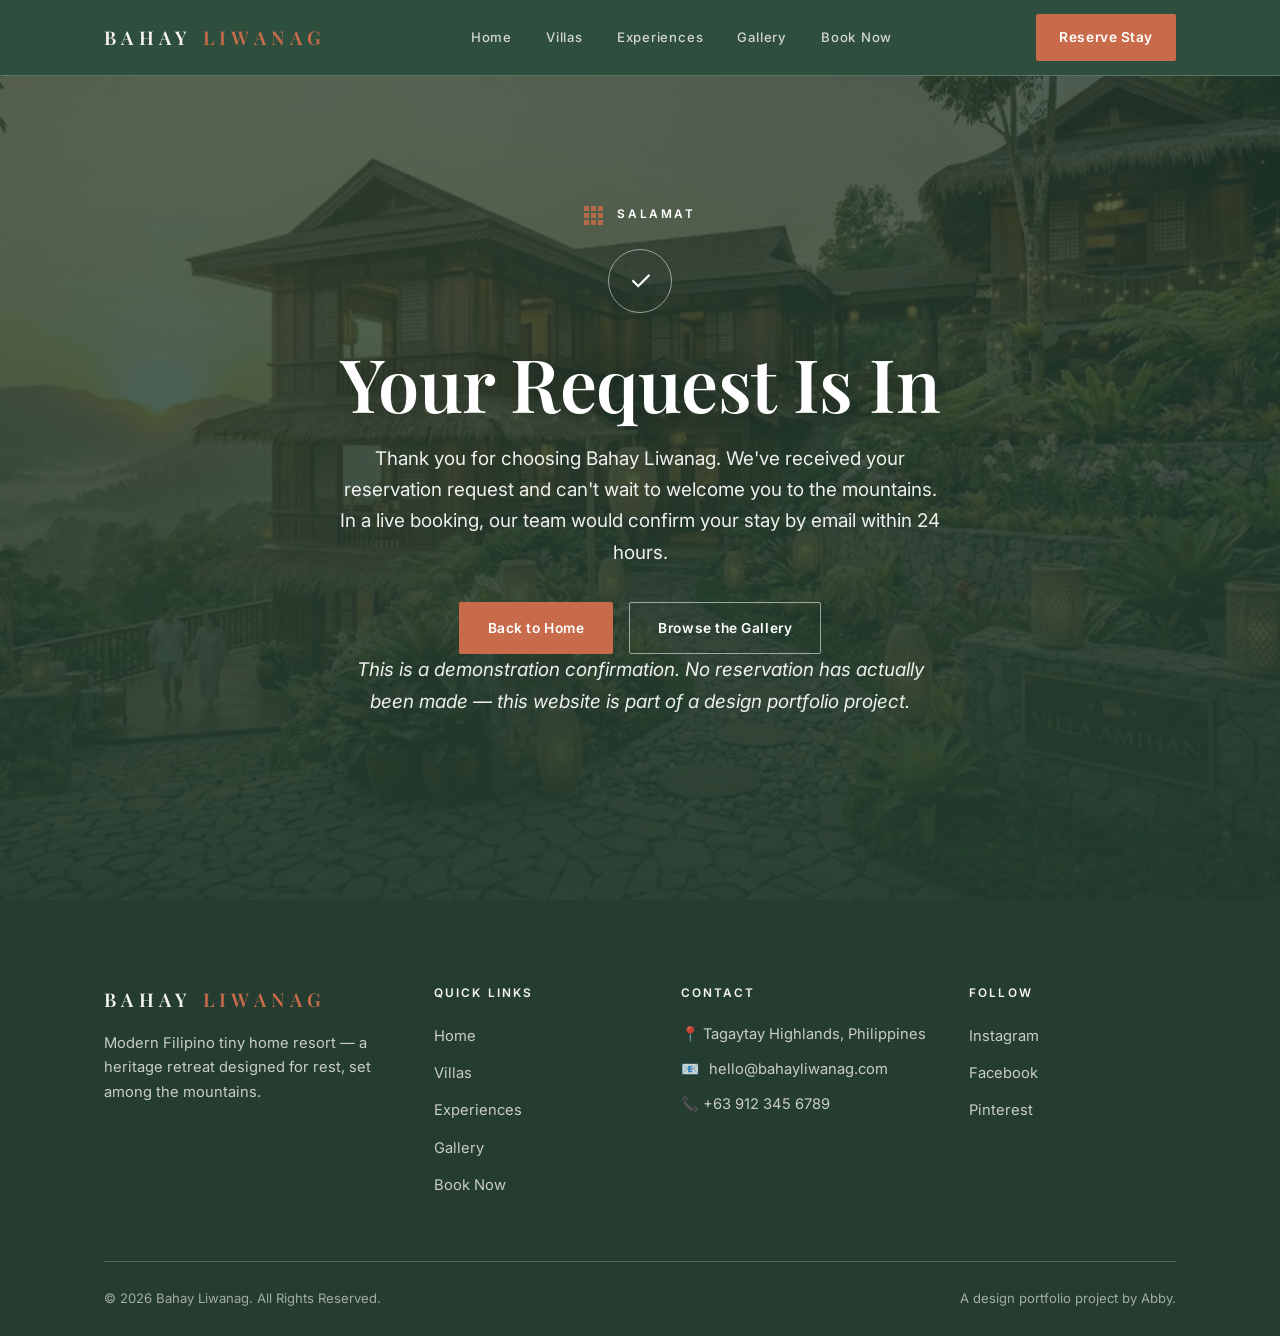
<file: thank-you.html>
<!DOCTYPE html>
<html lang="en">
<head>
<meta charset="UTF-8">
<meta name="viewport" content="width=device-width, initial-scale=1.0">
<title>Thank You — Bahay Liwanag</title>
<meta name="description" content="Thank you for your reservation request at Bahay Liwanag.">

<!--
  ===========================================================================
  BAHAY LIWANAG — inherits the CANONICAL design system from index.html
  Header (.site-header) and Footer (.site-footer) are reused EXACTLY.
  Shown after a reservation is submitted from book-now.html
  ===========================================================================
-->

<link rel="preconnect" href="https://fonts.googleapis.com">
<link rel="preconnect" href="https://fonts.gstatic.com" crossorigin>
<link href="https://fonts.googleapis.com/css2?family=Playfair+Display:ital,wght@0,500;0,600;0,700;1,500&family=Inter:wght@400;500;600&display=swap" rel="stylesheet">

<style>
  /* ---------- TOKENS (canonical) ---------- */
  :root{
    --ivory:#F8F5F0;
    --ivory-warm:#EFE9DF;
    --forest:#2F4F3E;
    --forest-deep:#243D30;
    --terracotta:#C86B4A;
    --terracotta-deep:#B15A3B;
    --charcoal:#2A2A2A;
    --charcoal-soft:#54514B;
    --line:rgba(42,42,42,.14);
    --line-light:rgba(248,245,240,.22);
    --serif:"Playfair Display",Georgia,serif;
    --sans:"Inter",-apple-system,BlinkMacSystemFont,"Segoe UI",sans-serif;
    --maxw:1200px;
    --gutter:clamp(20px,5vw,64px);
    --header-h:76px;
    --ease:cubic-bezier(.22,.61,.36,1);
  }

  /* ---------- RESET (canonical) ---------- */
  *{box-sizing:border-box;margin:0;padding:0}
  html{scroll-behavior:smooth}
  body{font-family:var(--sans);color:var(--charcoal);background:var(--ivory);line-height:1.65;-webkit-font-smoothing:antialiased;overflow-x:hidden}
  img{display:block;max-width:100%;height:auto}
  a{color:inherit;text-decoration:none}
  h1,h2,h3{font-family:var(--serif);font-weight:600;line-height:1.12;letter-spacing:-.01em}

  /* ---------- SHARED HELPERS (canonical) ---------- */
  .wrap{max-width:var(--maxw);margin:0 auto;padding-inline:var(--gutter)}
  .eyebrow{display:flex;align-items:center;gap:14px;font-family:var(--sans);font-size:.74rem;font-weight:600;letter-spacing:.22em;text-transform:uppercase;color:var(--terracotta)}
  .eyebrow.on-dark{color:#E3A584}
  .capiz{display:inline-grid;grid-template-columns:repeat(3,5px);grid-template-rows:repeat(3,5px);gap:2px;flex:none}
  .capiz i{background:var(--terracotta);opacity:.85;display:block}
  .capiz.on-dark i{background:#E3A584}

  .btn{display:inline-flex;align-items:center;justify-content:center;font-family:var(--sans);font-weight:600;font-size:.86rem;letter-spacing:.04em;padding:14px 28px;border-radius:2px;cursor:pointer;border:1.5px solid transparent;transition:background .35s var(--ease),color .35s var(--ease),border-color .35s var(--ease),transform .35s var(--ease)}
  .btn-primary{background:var(--terracotta);color:#fff}
  .btn-primary:hover{background:var(--terracotta-deep);transform:translateY(-2px)}
  .btn-ghost{background:transparent;color:#fff;border-color:rgba(255,255,255,.55)}
  .btn-ghost:hover{background:#fff;color:var(--forest);border-color:#fff}

  /* ===================================================================
     CANONICAL HEADER  (identical to index.html)
     =================================================================== */
  .site-header{position:fixed;inset:0 0 auto 0;z-index:100;height:var(--header-h);display:flex;align-items:center;background:var(--forest);border-bottom:1px solid var(--line-light);transition:background .4s var(--ease),box-shadow .4s var(--ease)}
  .site-header.scrolled{background:var(--forest-deep);box-shadow:0 10px 30px rgba(0,0,0,.18)}
  .header-inner{width:100%;max-width:var(--maxw);margin:0 auto;padding-inline:var(--gutter);display:flex;align-items:center;justify-content:space-between;gap:24px}
  .logo{font-family:var(--serif);font-size:1.18rem;font-weight:600;color:var(--ivory);letter-spacing:.28em;text-transform:uppercase;white-space:nowrap}
  .logo span{color:var(--terracotta)}
  .nav{display:flex;align-items:center;gap:34px}
  .nav a{font-size:.82rem;font-weight:500;letter-spacing:.06em;color:rgba(248,245,240,.82);position:relative;padding:6px 0;transition:color .3s var(--ease)}
  .nav a::after{content:"";position:absolute;left:0;bottom:0;width:0;height:1.5px;background:var(--terracotta);transition:width .3s var(--ease)}
  .nav a:hover,.nav a[aria-current="page"]{color:var(--ivory)}
  .nav a:hover::after,.nav a[aria-current="page"]::after{width:100%}
  .header-cta{display:flex;align-items:center;gap:18px}
  .header-cta .btn{padding:11px 22px}
  .nav-toggle{display:none;background:none;border:0;cursor:pointer;width:30px;height:24px;position:relative}
  .nav-toggle span{position:absolute;left:0;height:2px;width:100%;background:var(--ivory);transition:transform .35s var(--ease),opacity .35s var(--ease)}
  .nav-toggle span:nth-child(1){top:2px}
  .nav-toggle span:nth-child(2){top:11px}
  .nav-toggle span:nth-child(3){top:20px}
  body.nav-open .nav-toggle span:nth-child(1){transform:translateY(9px) rotate(45deg)}
  body.nav-open .nav-toggle span:nth-child(2){opacity:0}
  body.nav-open .nav-toggle span:nth-child(3){transform:translateY(-9px) rotate(-45deg)}

  /* ===================================================================
     THANK-YOU HERO  (centered variant of canonical hero)
     =================================================================== */
  .ty{position:relative;min-height:100svh;display:flex;align-items:center;justify-content:center;text-align:center;color:#fff;padding:calc(var(--header-h) + 40px) var(--gutter) 60px}
  .ty .bg{position:absolute;inset:0;z-index:-2;background:url("images/book-now-hero.jpg") center/cover no-repeat}
  .ty::after{content:"";position:absolute;inset:0;z-index:-1;background:linear-gradient(to top,rgba(36,61,48,.92),rgba(36,61,48,.74))}
  .ty-inner{max-width:640px}
  .ty .eyebrow{justify-content:center;color:#fff;margin-bottom:24px}
  .ty .mark{width:64px;height:64px;border-radius:50%;border:1.5px solid rgba(255,255,255,.5);display:flex;align-items:center;justify-content:center;font-size:1.7rem;margin:0 auto 28px;color:#fff;animation:pop .6s var(--ease) both .1s}
  @keyframes pop{from{opacity:0;transform:scale(.6)}to{opacity:1;transform:scale(1)}}
  .ty h1{font-size:clamp(2.6rem,6vw,4.6rem);margin-bottom:20px;text-shadow:0 2px 30px rgba(0,0,0,.3)}
  .ty p{font-size:clamp(1.02rem,1.6vw,1.18rem);color:rgba(255,255,255,.92);max-width:50ch;margin:0 auto 34px}
  .ty-actions{display:flex;flex-wrap:wrap;gap:16px;justify-content:center}
  .ty-note{margin-top:34px;font-size:.82rem;font-style:italic;color:rgba(255,255,255,.66);max-width:46ch;margin-inline:auto}

  /* ===================================================================
     CANONICAL FOOTER  (identical to index.html)
     =================================================================== */
  .site-footer{background:var(--forest-deep);color:rgba(248,245,240,.78);padding-top:clamp(56px,7vw,84px)}
  .footer-grid{display:grid;grid-template-columns:1.4fr 1fr 1.2fr 1fr;gap:40px;padding-bottom:clamp(44px,6vw,64px);border-bottom:1px solid var(--line-light)}
  .footer-brand .logo{display:inline-block;margin-bottom:16px}
  .footer-brand p{font-size:.92rem;max-width:30ch}
  .footer-col h4{font-family:var(--sans);font-size:.74rem;font-weight:600;letter-spacing:.18em;text-transform:uppercase;color:var(--ivory);margin-bottom:18px}
  .footer-col ul{list-style:none;display:flex;flex-direction:column;gap:11px}
  .footer-col a{font-size:.92rem;transition:color .3s var(--ease)}
  .footer-col a:hover{color:var(--terracotta)}
  .footer-col .contact-line{font-size:.92rem;margin-bottom:11px;display:flex;gap:10px}
  .footer-bottom{display:flex;justify-content:space-between;align-items:center;flex-wrap:wrap;gap:14px;padding-block:26px;font-size:.82rem;color:rgba(248,245,240,.6)}

  /* ===================================================================
     RESPONSIVE (canonical)
     =================================================================== */
  @media (max-width:980px){
    .footer-grid{grid-template-columns:1fr 1fr;gap:34px}
  }
  @media (max-width:760px){
    .nav-toggle{display:block;z-index:120}
    .nav{position:fixed;inset:0;flex-direction:column;justify-content:center;gap:30px;background:var(--forest-deep);transform:translateX(100%);transition:transform .45s var(--ease)}
    body.nav-open .nav{transform:none}
    .nav a{font-size:1.2rem}
    .header-cta .btn{display:none}
  }
  @media (prefers-reduced-motion:reduce){
    *{animation:none!important;scroll-behavior:auto!important}
  }
</style>
</head>
<body>

<!-- ============ CANONICAL HEADER ============ -->
<header class="site-header" id="siteHeader">
  <div class="header-inner">
    <a href="index.html" class="logo">Bahay <span>Liwanag</span></a>
    <nav class="nav" id="nav">
      <a href="index.html">Home</a>
      <a href="villas.html">Villas</a>
      <a href="experiences.html">Experiences</a>
      <a href="gallery.html">Gallery</a>
      <a href="book-now.html">Book Now</a>
    </nav>
    <div class="header-cta">
      <a href="book-now.html" class="btn btn-primary">Reserve Stay</a>
      <button class="nav-toggle" id="navToggle" aria-label="Toggle navigation" aria-expanded="false">
        <span></span><span></span><span></span>
      </button>
    </div>
  </div>
</header>

<!-- ============ THANK YOU ============ -->
<section class="ty">
  <div class="bg"></div>
  <div class="ty-inner">
    <span class="eyebrow"><span class="capiz"><i></i><i></i><i></i><i></i><i></i><i></i><i></i><i></i><i></i></span>Salamat</span>
    <div class="mark">&#10003;</div>
    <h1>Your Request Is In</h1>
    <p>Thank you for choosing Bahay Liwanag. We've received your reservation request and can't wait to welcome you to the mountains. In a live booking, our team would confirm your stay by email within 24 hours.</p>
    <div class="ty-actions">
      <a href="index.html" class="btn btn-primary">Back to Home</a>
      <a href="gallery.html" class="btn btn-ghost">Browse the Gallery</a>
    </div>
    <p class="ty-note">This is a demonstration confirmation. No reservation has actually been made — this website is part of a design portfolio project.</p>
  </div>
</section>

<!-- ============ CANONICAL FOOTER ============ -->
<footer class="site-footer">
  <div class="wrap">
    <div class="footer-grid">
      <div class="footer-brand">
        <a href="index.html" class="logo">Bahay <span>Liwanag</span></a>
        <p>Modern Filipino tiny home resort — a heritage retreat designed for rest, set among the mountains.</p>
      </div>
      <div class="footer-col">
        <h4>Quick Links</h4>
        <ul>
          <li><a href="index.html">Home</a></li>
          <li><a href="villas.html">Villas</a></li>
          <li><a href="experiences.html">Experiences</a></li>
          <li><a href="gallery.html">Gallery</a></li>
          <li><a href="book-now.html">Book Now</a></li>
        </ul>
      </div>
      <div class="footer-col">
        <h4>Contact</h4>
        <div class="contact-line">📍 Tagaytay Highlands, Philippines</div>
        <div class="contact-line">📧 <a href="mailto:hello@bahayliwanag.com">hello@bahayliwanag.com</a></div>
        <div class="contact-line">📞 +63 912 345 6789</div>
      </div>
      <div class="footer-col">
        <h4>Follow</h4>
        <ul>
          <li><a href="#">Instagram</a></li>
          <li><a href="#">Facebook</a></li>
          <li><a href="#">Pinterest</a></li>
        </ul>
      </div>
    </div>
    <div class="footer-bottom">
      <span>© 2026 Bahay Liwanag. All Rights Reserved.</span>
      <span>A design portfolio project by Abby.</span>
    </div>
  </div>
</footer>

<script>
  // Header background on scroll (canonical)
  const header = document.getElementById('siteHeader');
  if (header){
    const onScroll = () => header.classList.toggle('scrolled', window.scrollY > 40);
    onScroll(); window.addEventListener('scroll', onScroll, {passive:true});
  }

  // Mobile nav toggle (canonical)
  const toggle = document.getElementById('navToggle');
  const nav = document.getElementById('nav');
  if (toggle && nav){
    toggle.addEventListener('click', () => {
      const open = document.body.classList.toggle('nav-open');
      toggle.setAttribute('aria-expanded', open);
    });
    nav.querySelectorAll('a').forEach(a => a.addEventListener('click', () => {
      document.body.classList.remove('nav-open');
      toggle.setAttribute('aria-expanded', false);
    }));
  }
</script>
</body>
</html>
</file>
<file: assets/lead-popup.css>
/* ===========================================================================
   BAHAY LIWANAG — LEAD SIGNUP POPUP
   Reuses the canonical design tokens defined on :root by each page's inline
   <style> (--ivory, --forest, --terracotta, --serif, --sans, --line, --ease).
   Fallback values are provided so the popup still renders if loaded alone.
   =========================================================================== */

.bl-lp-overlay{
  position:fixed;
  inset:0;
  z-index:9999;
  display:flex;
  align-items:center;
  justify-content:center;
  padding:24px;
  background:rgba(36,61,48,.55);
  -webkit-backdrop-filter:blur(3px);
  backdrop-filter:blur(3px);
  opacity:0;
  visibility:hidden;
  transition:opacity .3s var(--ease,cubic-bezier(.22,.61,.36,1)),visibility .3s;
}
.bl-lp-overlay.is-open{opacity:1;visibility:visible}

.bl-lp-dialog{
  position:relative;
  width:min(580px,100%);
  max-height:calc(100svh - 48px);
  overflow-y:auto;
  background:var(--ivory,#F8F5F0);
  color:var(--charcoal,#2A2A2A);
  border:1px solid var(--line,rgba(42,42,42,.14));
  border-radius:4px;
  box-shadow:0 30px 80px rgba(0,0,0,.32);
  padding:clamp(28px,5vw,52px);
  transform:translateY(18px) scale(.985);
  transition:transform .35s var(--ease,cubic-bezier(.22,.61,.36,1));
  font-family:var(--sans,"Inter",-apple-system,BlinkMacSystemFont,"Segoe UI",sans-serif);
}
.bl-lp-overlay.is-open .bl-lp-dialog{transform:none}

/* ---- close button ---- */
.bl-lp-close{
  position:absolute;
  top:14px;
  right:14px;
  width:40px;
  height:40px;
  display:flex;
  align-items:center;
  justify-content:center;
  background:transparent;
  border:1px solid transparent;
  border-radius:50%;
  cursor:pointer;
  color:var(--charcoal-soft,#54514B);
  font-size:1.4rem;
  line-height:1;
  transition:color .25s var(--ease,ease),background .25s var(--ease,ease),border-color .25s var(--ease,ease);
}
.bl-lp-close:hover{color:var(--terracotta,#C86B4A);background:rgba(200,107,74,.08)}
.bl-lp-close:focus-visible{outline:2px solid var(--terracotta,#C86B4A);outline-offset:2px}

/* ---- eyebrow ---- */
.bl-lp-eyebrow{
  display:flex;
  align-items:center;
  gap:12px;
  font-size:.72rem;
  font-weight:600;
  letter-spacing:.22em;
  text-transform:uppercase;
  color:var(--terracotta,#C86B4A);
  margin-bottom:16px;
  padding-right:32px;
}
.bl-lp-capiz{
  display:inline-grid;
  grid-template-columns:repeat(3,5px);
  grid-template-rows:repeat(3,5px);
  gap:2px;
  flex:none;
}
.bl-lp-capiz i{background:var(--terracotta,#C86B4A);opacity:.85;display:block}

/* ---- text ---- */
.bl-lp-title{
  font-family:var(--serif,"Playfair Display",Georgia,serif);
  font-weight:600;
  font-size:clamp(1.7rem,3.6vw,2.15rem);
  line-height:1.14;
  letter-spacing:-.01em;
  color:var(--forest,#2F4F3E);
  margin:0 0 14px;
}
.bl-lp-title em{font-style:normal;color:var(--terracotta,#C86B4A)}

.bl-lp-desc{
  font-size:.98rem;
  line-height:1.6;
  color:var(--charcoal-soft,#54514B);
  margin:0 0 24px;
  max-width:46ch;
}

/* ---- form area ---- */
.bl-lp-form{
  position:relative;
  border-top:1px solid var(--line,rgba(42,42,42,.14));
  padding-top:22px;
}
.bl-lp-form iframe{
  width:100%;
  min-height:435px;
  border:none;
  border-radius:8px;
  display:block;
}

/* ---- branded loading state (shown until the GHL iframe loads) ---- */
.bl-lp-loading{
  position:absolute;
  inset:22px 0 0;
  display:flex;
  align-items:center;
  justify-content:center;
  border-radius:8px;
  background:var(--ivory,#F8F5F0);
  color:var(--charcoal-soft,#54514B);
  font-size:.9rem;
  letter-spacing:.02em;
}

/* ---- mobile ---- */
@media (max-width:600px){
  .bl-lp-overlay{padding:14px}
  .bl-lp-dialog{
    width:100%;
    max-height:calc(100svh - 28px);
    padding:26px 20px 24px;
  }
  .bl-lp-eyebrow{font-size:.68rem;letter-spacing:.18em}
  .bl-lp-close{top:8px;right:8px}
  .bl-lp-form iframe{min-height:470px}
}

/* ---- reduced motion ---- */
@media (prefers-reduced-motion:reduce){
  .bl-lp-overlay,
  .bl-lp-dialog{transition:none}
  .bl-lp-dialog{transform:none}
}
</file>
